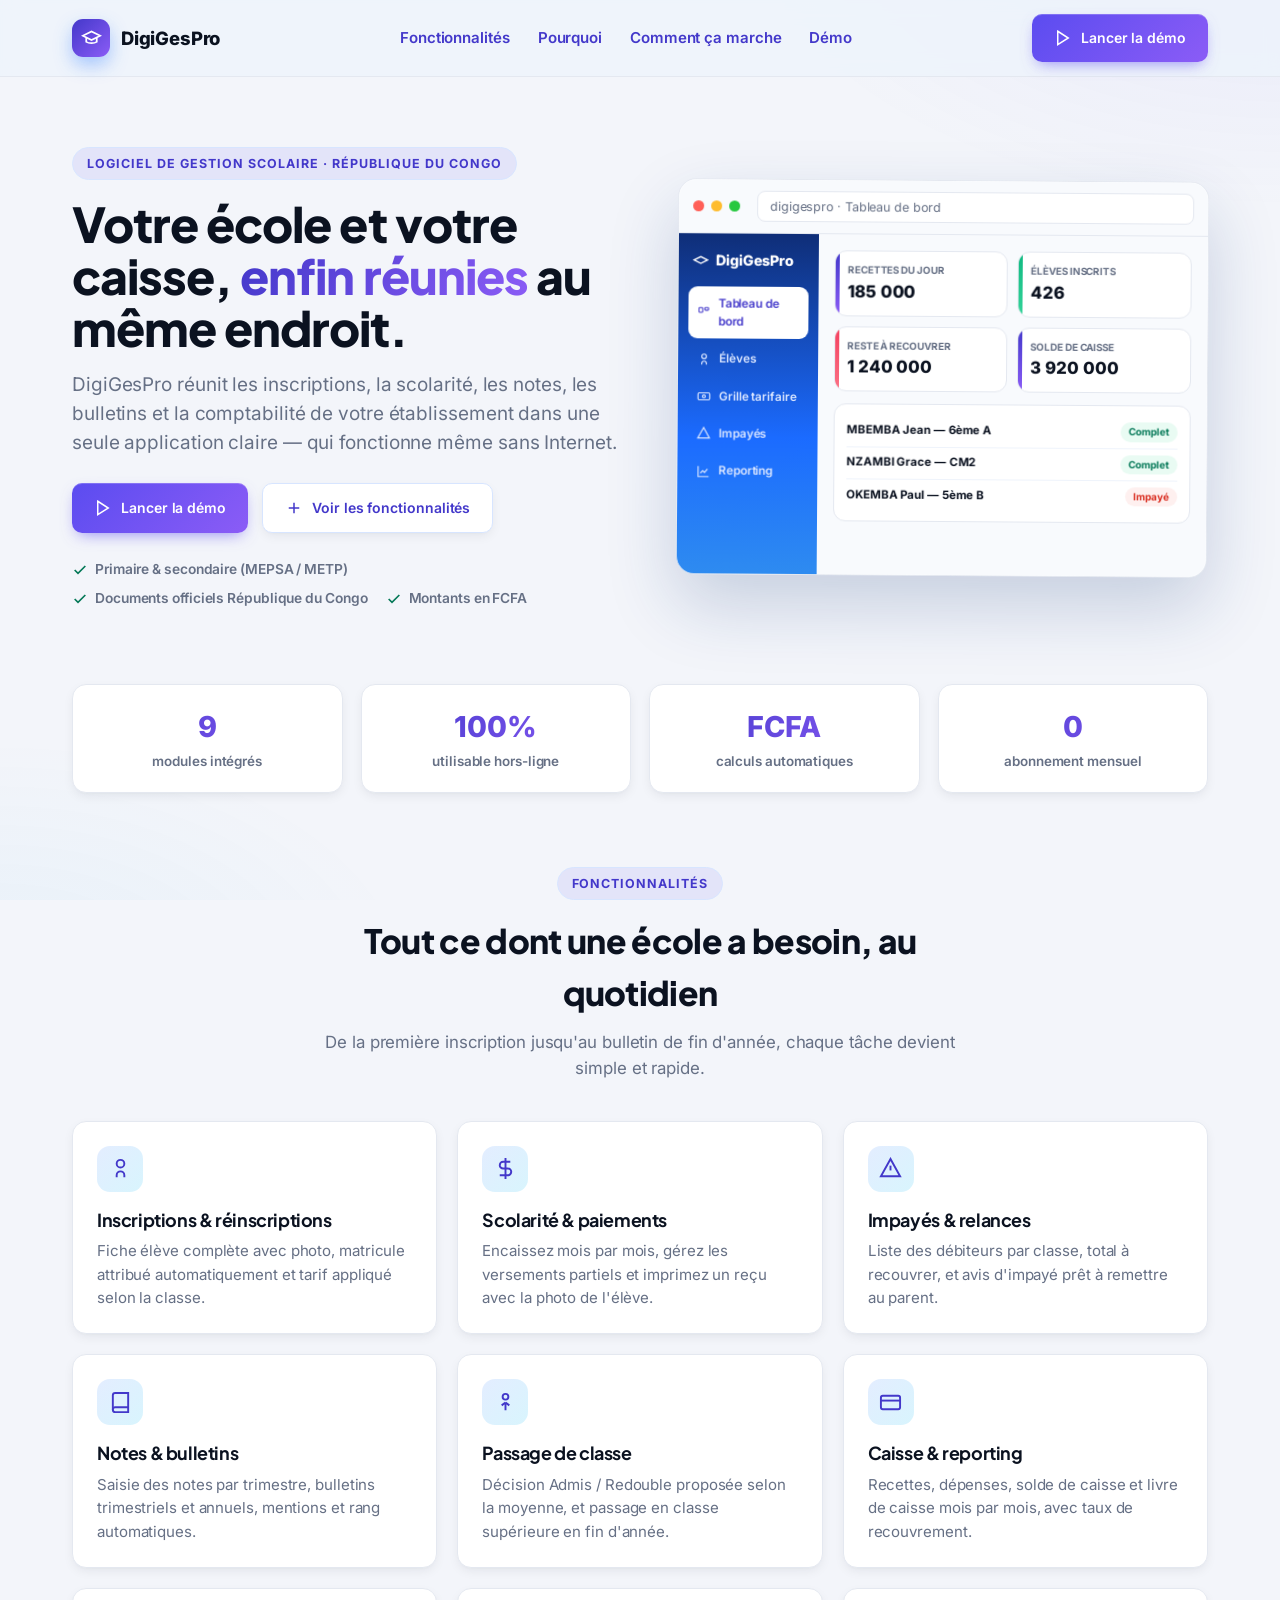
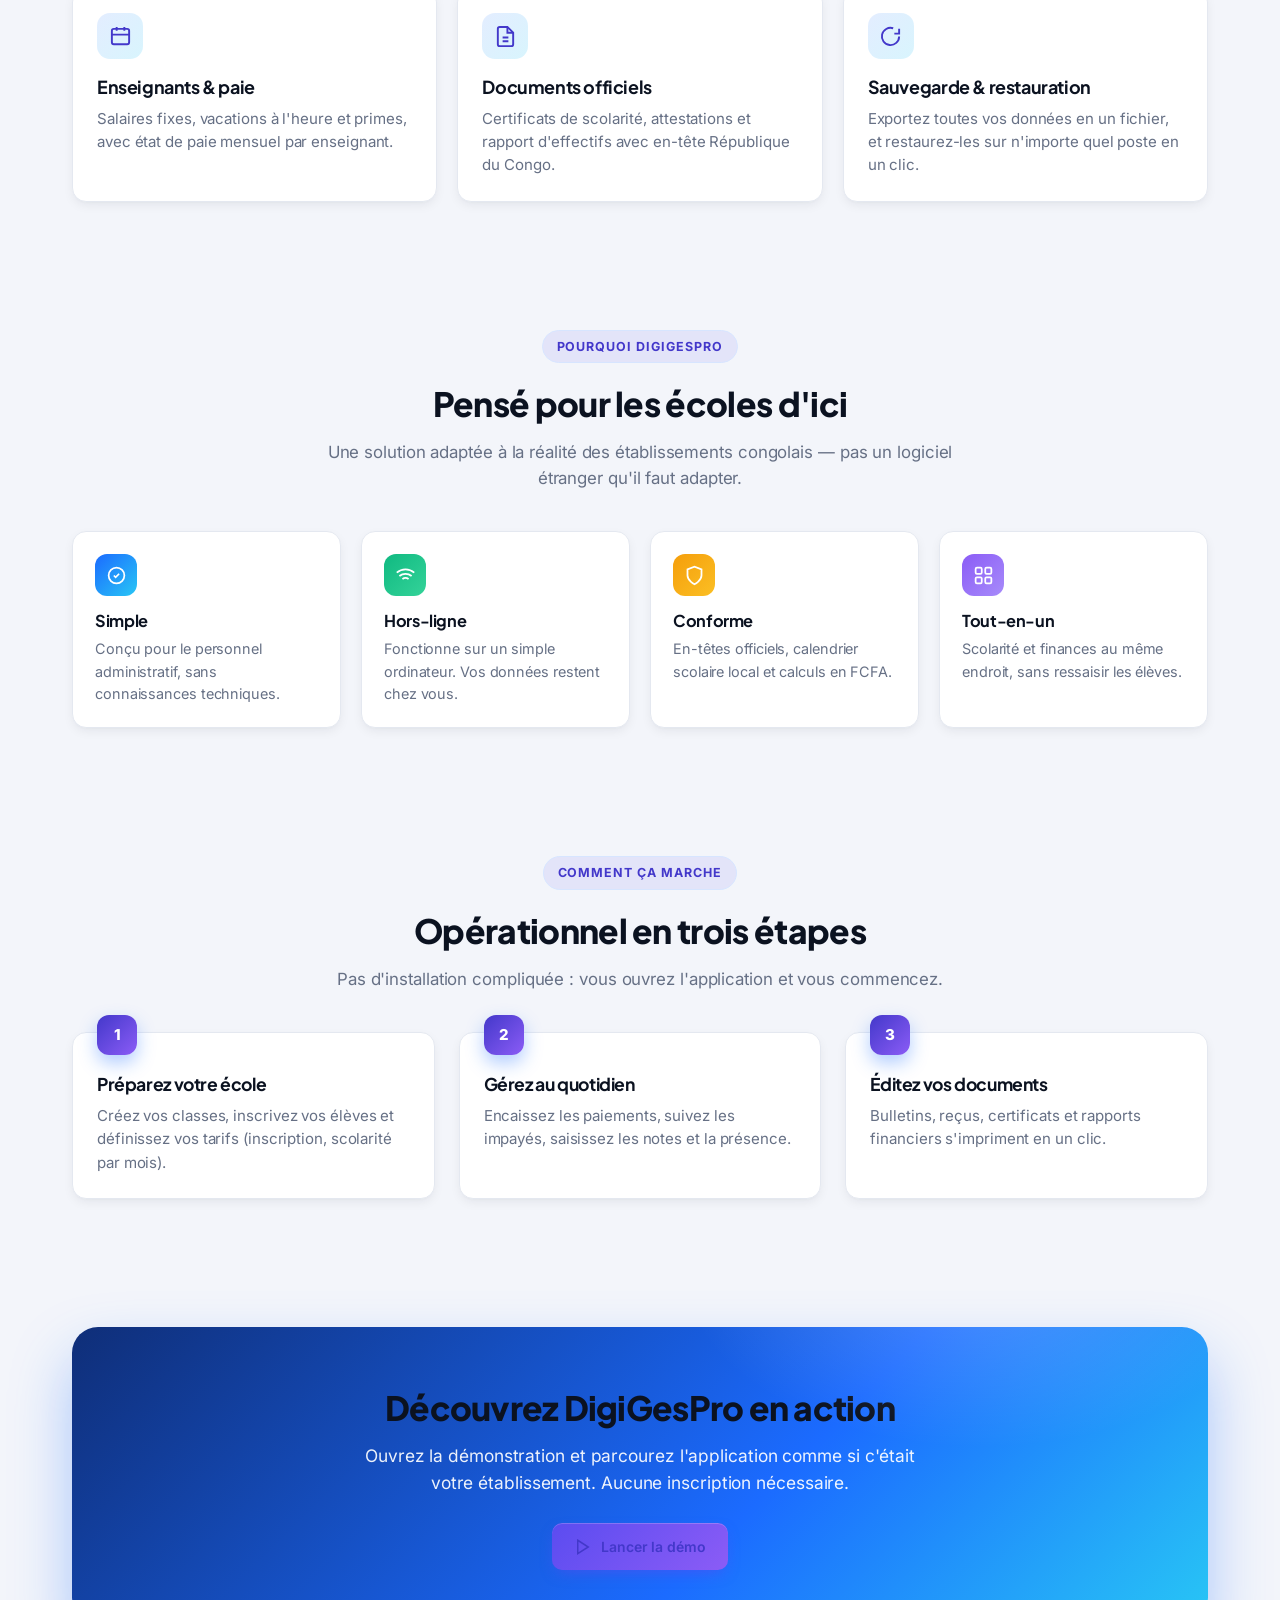
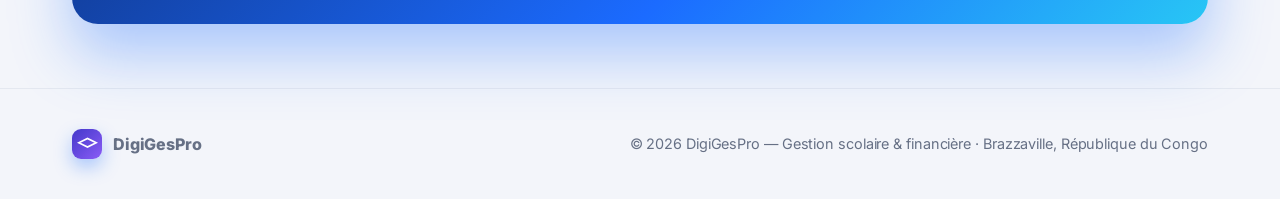
<file: demo.html>
<!DOCTYPE html>
<html lang="fr">
<head>
<meta charset="UTF-8">
<meta name="viewport" content="width=device-width, initial-scale=1">
<title>DigiGesPro — Gestion scolaire & financière pour les écoles du Congo</title>
<style>
:root{
  --bg:#EEF4FC; --ink:#0E1E3A; --muted:#5B6B85;
  --brand:#1B6BFF; --brand-2:#28C6F5; --brand-700:#1450C8;
  --surface:#FFFFFF; --line:#E4ECF7;
  --ok:#10B981; --warn:#F59E0B; --danger:#F43F5E;
  --radius:18px; --shadow:0 14px 40px rgba(20,55,120,.12),0 3px 8px rgba(20,55,120,.06);
}
*{box-sizing:border-box;}
html{scroll-behavior:smooth;}
body{
  margin:0; color:var(--ink); line-height:1.6;
  font-family:"Inter","Segoe UI",system-ui,-apple-system,"Helvetica Neue",sans-serif;
  background:
    radial-gradient(1100px 600px at 90% -12%,rgba(40,198,245,.18),transparent 60%),
    radial-gradient(900px 600px at -8% -5%,rgba(27,107,255,.14),transparent 55%),
    var(--bg);
}
a{color:inherit;text-decoration:none;}
.wrap{max-width:1180px;margin:0 auto;padding:0 22px;}
.btn{display:inline-flex;align-items:center;gap:9px;font-weight:700;font-size:.96rem;border:0;border-radius:13px;padding:13px 22px;cursor:pointer;transition:transform .14s,box-shadow .16s,background .15s;font-family:inherit;}
.btn svg{width:18px;height:18px;}
.btn-primary{color:#fff;background:linear-gradient(135deg,var(--brand),var(--brand-2));box-shadow:0 10px 22px rgba(27,107,255,.34);}
.btn-primary:hover{transform:translateY(-2px);box-shadow:0 16px 30px rgba(27,107,255,.44);}
.btn-ghost{background:var(--surface,#fff);color:var(--brand-700);border:1px solid #D7E5FF;box-shadow:var(--shadow);}
.btn-ghost:hover{background:var(--surface-2,#F4F8FF);transform:translateY(-1px);}
.eyebrow{display:inline-flex;align-items:center;gap:8px;font-size:.78rem;font-weight:700;letter-spacing:.08em;text-transform:uppercase;color:var(--brand-700);background:var(--brand-bg,#E8F1FF);border:1px solid #D7E5FF;padding:6px 14px;border-radius:999px;}

/* ===== Nav ===== */
nav{position:sticky;top:0;z-index:50;backdrop-filter:blur(10px);background:rgba(238,244,252,.78);border-bottom:1px solid var(--line);}
.nav-in{display:flex;align-items:center;justify-content:space-between;padding:14px 22px;max-width:1180px;margin:0 auto;}
.logo{display:flex;align-items:center;gap:11px;font-weight:800;font-size:1.15rem;letter-spacing:-.01em;}
.logo .mark{width:38px;height:38px;border-radius:11px;display:grid;place-items:center;background:linear-gradient(135deg,var(--brand),var(--brand-2));box-shadow:0 8px 18px rgba(27,107,255,.34);}
.logo .mark svg{width:21px;height:21px;}
.nav-links{display:flex;align-items:center;gap:28px;font-weight:600;color:var(--muted);font-size:.94rem;}
.nav-links a:hover{color:var(--brand-700);}
@media(max-width:860px){.nav-links{display:none;}}

/* ===== Hero ===== */
.hero{display:grid;grid-template-columns:1.05fr 1fr;gap:48px;align-items:center;padding:70px 0 40px;}
.hero h1{font-size:3rem;line-height:1.08;font-weight:800;letter-spacing:-.02em;margin:18px 0 16px;}
.hero h1 .grad{background:linear-gradient(120deg,var(--brand),var(--brand-2));-webkit-background-clip:text;background-clip:text;color:transparent;}
.hero p.lead{font-size:1.18rem;color:var(--muted,#33425E);max-width:560px;margin:0 0 26px;}
.hero .cta{display:flex;gap:14px;flex-wrap:wrap;}
.trust{display:flex;flex-wrap:wrap;gap:8px 18px;margin-top:26px;font-size:.86rem;color:var(--muted);font-weight:600;}
.trust span{display:inline-flex;align-items:center;gap:7px;}
.trust svg{width:16px;height:16px;color:var(--ok);}
@media(max-width:860px){.hero{grid-template-columns:1fr;padding:46px 0 20px;}.hero h1{font-size:2.3rem;}}

/* ===== Browser mock ===== */
.frame{background:var(--surface,#fff);border:1px solid var(--line);border-radius:18px;box-shadow:0 30px 70px rgba(20,55,120,.20);overflow:hidden;transform:rotate(.4deg);}
.frame .bar{display:flex;align-items:center;gap:7px;padding:11px 14px;background:var(--surface-2,#F4F8FF);border-bottom:1px solid var(--line);}
.frame .bar i{width:11px;height:11px;border-radius:50%;display:inline-block;}
.frame .url{margin-left:10px;flex:1;background:var(--surface,#fff);border:1px solid var(--line);border-radius:8px;padding:5px 12px;font-size:.78rem;color:var(--muted);}
.mock{display:flex;gap:0;min-height:340px;}
.mock .side{width:140px;background:linear-gradient(180deg,#0F2E78,#1B6BFF 60%,#2E8BF0);padding:14px 10px;color:#fff;}
.mock .side .b{font-weight:800;font-size:.9rem;margin:2px 4px 14px;display:flex;align-items:center;gap:7px;}
.mock .side .b svg{width:16px;height:16px;}
.mock .side .it{display:flex;align-items:center;gap:8px;font-size:.74rem;font-weight:600;color:#DCE7FF;padding:8px 9px;border-radius:9px;margin-bottom:3px;}
.mock .side .it.on{background:var(--surface,#fff);color:var(--brand-700);}
.mock .side .it svg{width:14px;height:14px;}
.mock .body{flex:1;padding:16px;background:var(--surface-2,#F7FAFF);}
.mock .cards{display:grid;grid-template-columns:1fr 1fr;gap:10px;margin-bottom:12px;}
.mock .c{background:var(--surface,#fff);border:1px solid var(--line);border-radius:12px;padding:11px 12px;position:relative;overflow:hidden;}
.mock .c::before{content:"";position:absolute;left:0;top:0;bottom:0;width:4px;background:linear-gradient(var(--brand),var(--brand-2));}
.mock .c.g::before{background:linear-gradient(#10B981,#34D399);} .mock .c.r::before{background:linear-gradient(#F43F5E,#FB7185);}
.mock .c .l{font-size:.62rem;color:var(--muted);font-weight:700;}
.mock .c .v{font-size:1.05rem;font-weight:800;}
.mock .row{background:var(--surface,#fff);border:1px solid var(--line);border-radius:12px;padding:10px 12px;}
.mock .tr{display:flex;justify-content:space-between;align-items:center;font-size:.72rem;padding:6px 0;border-bottom:1px solid #EEF3FB;}
.mock .tr:last-child{border:0;}
.mock .pill{font-size:.62rem;font-weight:700;padding:2px 8px;border-radius:999px;}
.pill.ok{background:var(--ok-bg,#E7F8F0);color:var(--ok,#0E9C6B);} .pill.no{background:var(--danger-bg,#FDE8EC);color:var(--danger,#D6325A);}

/* ===== Bandeau stats ===== */
.band{display:grid;grid-template-columns:repeat(4,1fr);gap:18px;margin:34px 0 10px;}
.band .s{background:var(--surface,#fff);border:1px solid var(--line);border-radius:var(--radius);padding:20px;text-align:center;box-shadow:var(--shadow);}
.band .s .n{font-size:1.8rem;font-weight:800;background:linear-gradient(120deg,var(--brand),var(--brand-2));-webkit-background-clip:text;background-clip:text;color:transparent;}
.band .s .t{font-size:.84rem;color:var(--muted);font-weight:600;margin-top:2px;}
@media(max-width:760px){.band{grid-template-columns:1fr 1fr;}}

/* ===== Sections ===== */
section{padding:64px 0;}
.sec-head{text-align:center;max-width:680px;margin:0 auto 40px;}
.sec-head h2{font-size:2.1rem;font-weight:800;letter-spacing:-.02em;margin:14px 0 10px;}
.sec-head p{color:var(--muted);font-size:1.05rem;margin:0;}

.features{display:grid;grid-template-columns:repeat(3,1fr);gap:20px;}
.feat{background:var(--surface,#fff);border:1px solid var(--line);border-radius:var(--radius);padding:24px;box-shadow:var(--shadow);transition:transform .16s,box-shadow .16s;}
.feat:hover{transform:translateY(-4px);box-shadow:0 22px 50px rgba(20,55,120,.16);}
.feat .ic{width:46px;height:46px;border-radius:13px;display:grid;place-items:center;margin-bottom:14px;background:linear-gradient(135deg,rgba(27,107,255,.12),rgba(40,198,245,.18));color:var(--brand);}
.feat .ic svg{width:23px;height:23px;}
.feat h3{font-size:1.12rem;font-weight:700;margin:0 0 6px;}
.feat p{margin:0;color:var(--muted);font-size:.94rem;}
@media(max-width:860px){.features{grid-template-columns:1fr;}}

.why{display:grid;grid-template-columns:repeat(4,1fr);gap:20px;}
.why .w{padding:22px;border-radius:var(--radius);background:var(--surface,#fff);border:1px solid var(--line);box-shadow:var(--shadow);}
.why .w .ic{width:42px;height:42px;border-radius:12px;display:grid;place-items:center;margin-bottom:12px;color:#fff;}
.why .w .ic svg{width:21px;height:21px;}
.why .w h3{font-size:1.02rem;margin:0 0 5px;font-weight:700;}
.why .w p{margin:0;color:var(--muted);font-size:.9rem;}
@media(max-width:860px){.why{grid-template-columns:1fr 1fr;}}
@media(max-width:520px){.why{grid-template-columns:1fr;}}

.steps{display:grid;grid-template-columns:repeat(3,1fr);gap:24px;counter-reset:s;}
.step{position:relative;background:var(--surface,#fff);border:1px solid var(--line);border-radius:var(--radius);padding:28px 24px 24px;box-shadow:var(--shadow);}
.step .num{position:absolute;top:-18px;left:24px;width:40px;height:40px;border-radius:12px;display:grid;place-items:center;font-weight:800;color:#fff;background:linear-gradient(135deg,var(--brand),var(--brand-2));box-shadow:0 8px 18px rgba(27,107,255,.34);}
.step h3{margin:10px 0 6px;font-size:1.1rem;font-weight:700;}
.step p{margin:0;color:var(--muted);font-size:.94rem;}
@media(max-width:860px){.steps{grid-template-columns:1fr;}}

/* ===== CTA ===== */
.cta-box{background:linear-gradient(135deg,#0F2E78,#1B6BFF 60%,#28C6F5);border-radius:26px;padding:54px 40px;text-align:center;color:#fff;box-shadow:0 30px 60px rgba(27,107,255,.34);position:relative;overflow:hidden;}
.cta-box::after{content:"";position:absolute;inset:0;background:radial-gradient(500px 300px at 80% -20%,rgba(255,255,255,.22),transparent 60%);}
.cta-box h2{font-size:2.1rem;font-weight:800;margin:0 0 10px;position:relative;}
.cta-box p{margin:0 auto 26px;max-width:560px;opacity:.92;font-size:1.08rem;position:relative;}
.cta-box .btn-primary{background:var(--surface,#fff);color:var(--brand-700);position:relative;}
.cta-box .btn-primary:hover{background:var(--surface-2,#F4F8FF);}

footer{padding:40px 0;border-top:1px solid var(--line);color:var(--muted);font-size:.9rem;}
.foot-in{display:flex;justify-content:space-between;align-items:center;flex-wrap:wrap;gap:14px;}

.reveal{opacity:0;transform:translateY(18px);transition:opacity .6s ease,transform .6s ease;}
.reveal.in{opacity:1;transform:none;}
@media(prefers-reduced-motion:reduce){.reveal{opacity:1;transform:none;transition:none;}.frame{transform:none;}}
</style>
    <link href="css/theme.css" rel="stylesheet">
    <script src="js/theme.js"></script>
</head>
<body>

<nav>
  <div class="nav-in">
    <div class="logo">
      <span class="mark"><svg viewBox="0 0 24 24" fill="none" stroke="#fff" stroke-width="2"><path d="M22 10 12 5 2 10l10 5 10-5Z"/><path d="M6 12v5c3 2 9 2 12 0v-5"/></svg></span>
      DigiGesPro
    </div>
    <div class="nav-links">
      <a href="#fonctionnalites">Fonctionnalités</a>
      <a href="#pourquoi">Pourquoi</a>
      <a href="#etapes">Comment ça marche</a>
      <a href="#demo">Démo</a>
    </div>
    <a class="btn btn-primary" href="portail.html"><svg viewBox="0 0 24 24" fill="none" stroke="currentColor" stroke-width="2"><path d="M5 3l14 9-14 9V3Z"/></svg>Lancer la démo</a>
  </div>
</nav>

<div class="wrap">

  <!-- HERO -->
  <header class="hero">
    <div class="reveal in">
      <span class="eyebrow">Logiciel de gestion scolaire · République du Congo</span>
      <h1>Votre école et votre caisse, <span class="grad">enfin réunies</span> au même endroit.</h1>
      <p class="lead">DigiGesPro réunit les inscriptions, la scolarité, les notes, les bulletins et la comptabilité de votre établissement dans une seule application claire — qui fonctionne même sans Internet.</p>
      <div class="cta">
        <a class="btn btn-primary" href="portail.html"><svg viewBox="0 0 24 24" fill="none" stroke="currentColor" stroke-width="2"><path d="M5 3l14 9-14 9V3Z"/></svg>Lancer la démo</a>
        <a class="btn btn-ghost" href="#fonctionnalites"><svg viewBox="0 0 24 24" fill="none" stroke="currentColor" stroke-width="2"><path d="M12 5v14M5 12h14"/></svg>Voir les fonctionnalités</a>
      </div>
      <div class="trust">
        <span><svg viewBox="0 0 24 24" fill="none" stroke="currentColor" stroke-width="2.5"><path d="M20 6 9 17l-5-5"/></svg>Primaire & secondaire (MEPSA / METP)</span>
        <span><svg viewBox="0 0 24 24" fill="none" stroke="currentColor" stroke-width="2.5"><path d="M20 6 9 17l-5-5"/></svg>Documents officiels République du Congo</span>
        <span><svg viewBox="0 0 24 24" fill="none" stroke="currentColor" stroke-width="2.5"><path d="M20 6 9 17l-5-5"/></svg>Montants en FCFA</span>
      </div>
    </div>
    <div class="reveal in">
      <div class="frame">
        <div class="bar"><i style="background:#FF5F57"></i><i style="background:#FEBC2E"></i><i style="background:#28C840"></i><span class="url">digigespro · Tableau de bord</span></div>
        <div class="mock">
          <div class="side">
            <div class="b"><svg viewBox="0 0 24 24" fill="none" stroke="#fff" stroke-width="2"><path d="M22 10 12 5 2 10l10 5 10-5Z"/></svg>DigiGesPro</div>
            <div class="it on"><svg viewBox="0 0 24 24" fill="none" stroke="currentColor" stroke-width="2"><rect x="3" y="3" width="7" height="9" rx="1.5"/><rect x="14" y="3" width="7" height="5" rx="1.5"/></svg>Tableau de bord</div>
            <div class="it"><svg viewBox="0 0 24 24" fill="none" stroke="currentColor" stroke-width="2"><circle cx="12" cy="7" r="4"/><path d="M16 21v-2a4 4 0 0 0-8 0v2"/></svg>Élèves</div>
            <div class="it"><svg viewBox="0 0 24 24" fill="none" stroke="currentColor" stroke-width="2"><rect x="2" y="6" width="20" height="12" rx="2"/><circle cx="12" cy="12" r="2.5"/></svg>Grille tarifaire</div>
            <div class="it"><svg viewBox="0 0 24 24" fill="none" stroke="currentColor" stroke-width="2"><path d="M12 2 2 20h20L12 2Z"/></svg>Impayés</div>
            <div class="it"><svg viewBox="0 0 24 24" fill="none" stroke="currentColor" stroke-width="2"><path d="M3 3v18h18"/><path d="M7 15l4-4 3 3 5-6"/></svg>Reporting</div>
          </div>
          <div class="body">
            <div class="cards">
              <div class="c"><div class="l">RECETTES DU JOUR</div><div class="v">185 000</div></div>
              <div class="c g"><div class="l">ÉLÈVES INSCRITS</div><div class="v">426</div></div>
              <div class="c r"><div class="l">RESTE À RECOUVRER</div><div class="v">1 240 000</div></div>
              <div class="c"><div class="l">SOLDE DE CAISSE</div><div class="v">3 920 000</div></div>
            </div>
            <div class="row">
              <div class="tr"><b>MBEMBA Jean — 6ème A</b><span class="pill ok">Complet</span></div>
              <div class="tr"><b>NZAMBI Grace — CM2</b><span class="pill ok">Complet</span></div>
              <div class="tr"><b>OKEMBA Paul — 5ème B</b><span class="pill no">Impayé</span></div>
            </div>
          </div>
        </div>
      </div>
    </div>
  </header>

  <!-- STATS -->
  <div class="band reveal">
    <div class="s"><div class="n">9</div><div class="t">modules intégrés</div></div>
    <div class="s"><div class="n">100%</div><div class="t">utilisable hors-ligne</div></div>
    <div class="s"><div class="n">FCFA</div><div class="t">calculs automatiques</div></div>
    <div class="s"><div class="n">0</div><div class="t">abonnement mensuel</div></div>
  </div>

  <!-- FEATURES -->
  <section id="fonctionnalites">
    <div class="sec-head reveal">
      <span class="eyebrow">Fonctionnalités</span>
      <h2>Tout ce dont une école a besoin, au quotidien</h2>
      <p>De la première inscription jusqu'au bulletin de fin d'année, chaque tâche devient simple et rapide.</p>
    </div>
    <div class="features">
      <div class="feat reveal"><div class="ic"><svg viewBox="0 0 24 24" fill="none" stroke="currentColor" stroke-width="2"><path d="M16 21v-2a4 4 0 0 0-8 0v2"/><circle cx="12" cy="7" r="4"/></svg></div><h3>Inscriptions & réinscriptions</h3><p>Fiche élève complète avec photo, matricule attribué automatiquement et tarif appliqué selon la classe.</p></div>
      <div class="feat reveal"><div class="ic"><svg viewBox="0 0 24 24" fill="none" stroke="currentColor" stroke-width="2"><path d="M12 1v22M17 5H9.5a3.5 3.5 0 0 0 0 7h5a3.5 3.5 0 0 1 0 7H6"/></svg></div><h3>Scolarité & paiements</h3><p>Encaissez mois par mois, gérez les versements partiels et imprimez un reçu avec la photo de l'élève.</p></div>
      <div class="feat reveal"><div class="ic"><svg viewBox="0 0 24 24" fill="none" stroke="currentColor" stroke-width="2"><path d="M12 2 2 20h20L12 2Z"/><path d="M12 9v5"/></svg></div><h3>Impayés & relances</h3><p>Liste des débiteurs par classe, total à recouvrer, et avis d'impayé prêt à remettre au parent.</p></div>
      <div class="feat reveal"><div class="ic"><svg viewBox="0 0 24 24" fill="none" stroke="currentColor" stroke-width="2"><path d="M4 19.5A2.5 2.5 0 0 1 6.5 17H20"/><path d="M6.5 2H20v20H6.5A2.5 2.5 0 0 1 4 19.5v-15A2.5 2.5 0 0 1 6.5 2Z"/></svg></div><h3>Notes & bulletins</h3><p>Saisie des notes par trimestre, bulletins trimestriels et annuels, mentions et rang automatiques.</p></div>
      <div class="feat reveal"><div class="ic"><svg viewBox="0 0 24 24" fill="none" stroke="currentColor" stroke-width="2"><path d="M12 20v-8m0 0 4 3m-4-3-4 3"/><circle cx="12" cy="6" r="3"/></svg></div><h3>Passage de classe</h3><p>Décision Admis / Redouble proposée selon la moyenne, et passage en classe supérieure en fin d'année.</p></div>
      <div class="feat reveal"><div class="ic"><svg viewBox="0 0 24 24" fill="none" stroke="currentColor" stroke-width="2"><rect x="2" y="5" width="20" height="14" rx="2"/><path d="M2 10h20"/></svg></div><h3>Caisse & reporting</h3><p>Recettes, dépenses, solde de caisse et livre de caisse mois par mois, avec taux de recouvrement.</p></div>
      <div class="feat reveal"><div class="ic"><svg viewBox="0 0 24 24" fill="none" stroke="currentColor" stroke-width="2"><rect x="3" y="4" width="18" height="16" rx="2"/><path d="M8 2v4M16 2v4M3 10h18"/></svg></div><h3>Enseignants & paie</h3><p>Salaires fixes, vacations à l'heure et primes, avec état de paie mensuel par enseignant.</p></div>
      <div class="feat reveal"><div class="ic"><svg viewBox="0 0 24 24" fill="none" stroke="currentColor" stroke-width="2"><path d="M14 2H6a2 2 0 0 0-2 2v16a2 2 0 0 0 2 2h12a2 2 0 0 0 2-2V8z"/><path d="M14 2v6h6M9 13h6M9 17h6"/></svg></div><h3>Documents officiels</h3><p>Certificats de scolarité, attestations et rapport d'effectifs avec en-tête République du Congo.</p></div>
      <div class="feat reveal"><div class="ic"><svg viewBox="0 0 24 24" fill="none" stroke="currentColor" stroke-width="2"><path d="M21 12a9 9 0 1 1-6.2-8.6"/><path d="M21 4v5h-5"/></svg></div><h3>Sauvegarde & restauration</h3><p>Exportez toutes vos données en un fichier, et restaurez-les sur n'importe quel poste en un clic.</p></div>
    </div>
  </section>

  <!-- WHY -->
  <section id="pourquoi">
    <div class="sec-head reveal">
      <span class="eyebrow">Pourquoi DigiGesPro</span>
      <h2>Pensé pour les écoles d'ici</h2>
      <p>Une solution adaptée à la réalité des établissements congolais — pas un logiciel étranger qu'il faut adapter.</p>
    </div>
    <div class="why">
      <div class="w reveal"><div class="ic" style="background:linear-gradient(135deg,#1B6BFF,#28C6F5)"><svg viewBox="0 0 24 24" fill="none" stroke="currentColor" stroke-width="2"><circle cx="12" cy="12" r="9"/><path d="M9 12l2 2 4-4"/></svg></div><h3>Simple</h3><p>Conçu pour le personnel administratif, sans connaissances techniques.</p></div>
      <div class="w reveal"><div class="ic" style="background:linear-gradient(135deg,#10B981,#34D399)"><svg viewBox="0 0 24 24" fill="none" stroke="currentColor" stroke-width="2"><path d="M5 12.55a11 11 0 0 1 14 0"/><path d="M8.5 16a6 6 0 0 1 7 0"/><path d="M2 8.82a15 15 0 0 1 20 0"/><line x1="12" y1="20" x2="12" y2="20"/></svg></div><h3>Hors-ligne</h3><p>Fonctionne sur un simple ordinateur. Vos données restent chez vous.</p></div>
      <div class="w reveal"><div class="ic" style="background:linear-gradient(135deg,#F59E0B,#FBBF24)"><svg viewBox="0 0 24 24" fill="none" stroke="currentColor" stroke-width="2"><path d="M12 22s8-4 8-10V5l-8-3-8 3v7c0 6 8 10 8 10Z"/></svg></div><h3>Conforme</h3><p>En-têtes officiels, calendrier scolaire local et calculs en FCFA.</p></div>
      <div class="w reveal"><div class="ic" style="background:linear-gradient(135deg,#8B5CF6,#A78BFA)"><svg viewBox="0 0 24 24" fill="none" stroke="currentColor" stroke-width="2"><rect x="3" y="3" width="7" height="7" rx="1.5"/><rect x="14" y="3" width="7" height="7" rx="1.5"/><rect x="14" y="14" width="7" height="7" rx="1.5"/><rect x="3" y="14" width="7" height="7" rx="1.5"/></svg></div><h3>Tout-en-un</h3><p>Scolarité et finances au même endroit, sans ressaisir les élèves.</p></div>
    </div>
  </section>

  <!-- STEPS -->
  <section id="etapes">
    <div class="sec-head reveal">
      <span class="eyebrow">Comment ça marche</span>
      <h2>Opérationnel en trois étapes</h2>
      <p>Pas d'installation compliquée : vous ouvrez l'application et vous commencez.</p>
    </div>
    <div class="steps">
      <div class="step reveal"><div class="num">1</div><h3>Préparez votre école</h3><p>Créez vos classes, inscrivez vos élèves et définissez vos tarifs (inscription, scolarité par mois).</p></div>
      <div class="step reveal"><div class="num">2</div><h3>Gérez au quotidien</h3><p>Encaissez les paiements, suivez les impayés, saisissez les notes et la présence.</p></div>
      <div class="step reveal"><div class="num">3</div><h3>Éditez vos documents</h3><p>Bulletins, reçus, certificats et rapports financiers s'impriment en un clic.</p></div>
    </div>
  </section>

  <!-- CTA -->
  <section id="demo">
    <div class="cta-box reveal">
      <h2>Découvrez DigiGesPro en action</h2>
      <p>Ouvrez la démonstration et parcourez l'application comme si c'était votre établissement. Aucune inscription nécessaire.</p>
      <a class="btn btn-primary" href="portail.html"><svg viewBox="0 0 24 24" fill="none" stroke="currentColor" stroke-width="2"><path d="M5 3l14 9-14 9V3Z"/></svg>Lancer la démo</a>
    </div>
  </section>

</div>

<footer>
  <div class="wrap foot-in">
    <div class="logo" style="font-size:1rem;"><span class="mark" style="width:30px;height:30px;border-radius:9px;"><svg viewBox="0 0 24 24" fill="none" stroke="#fff" stroke-width="2"><path d="M22 10 12 5 2 10l10 5 10-5Z"/></svg></span>DigiGesPro</div>
    <div>© 2026 DigiGesPro — Gestion scolaire & financière · Brazzaville, République du Congo</div>
  </div>
</footer>

<script>
(function(){
  var els=document.querySelectorAll('.reveal');
  if(!('IntersectionObserver' in window)){els.forEach(function(e){e.classList.add('in');});return;}
  var io=new IntersectionObserver(function(en){en.forEach(function(x){if(x.isIntersecting){x.target.classList.add('in');io.unobserve(x.target);}});},{threshold:.12});
  els.forEach(function(e){if(!e.classList.contains('in'))io.observe(e);});
})();
</script>
</body>
</html>
</file>
<file: css/theme.css>
/* =====================================================================
   GESTION SCOLAIRE — Design system « Nuit & Lumière » (v2)
   Chargé en dernier sur toutes les pages. Il définit les couleurs
   (variables), la typographie et l'apparence de tous les composants.
   • Couleur d'établissement : html[data-accent="indigo|emerald|ocean|bordeaux|amber"]
   • Thème : html[data-bs-theme="light|dark"]
   ===================================================================== */

/* ---------- Polices (hébergées dans le projet : fonctionne hors ligne) ---------- */
@font-face{ font-family:"Inter"; font-style:normal; font-display:swap; font-weight:100 900;
    src:url("../vendor/inter/inter-latin-wght-normal.woff2") format("woff2");
    unicode-range:U+0000-00FF,U+0131,U+0152-0153,U+02BB-02BC,U+02C6,U+02DA,U+02DC,U+0304,U+0308,U+0329,U+2000-206F,U+20AC,U+2122,U+2191,U+2193,U+2212,U+2215,U+FEFF,U+FFFD; }
@font-face{ font-family:"Inter"; font-style:normal; font-display:swap; font-weight:100 900;
    src:url("../vendor/inter/inter-latin-ext-wght-normal.woff2") format("woff2");
    unicode-range:U+0100-02BA,U+02BD-02C5,U+02C7-02CC,U+02CE-02D7,U+02DD-02FF,U+1E00-1E9F,U+1EF2-1EFF,U+20A0-20AB,U+20AD-20C0,U+2C60-2C7F,U+A720-A7FF; }
@font-face{ font-family:"Jakarta"; font-style:normal; font-display:swap; font-weight:200 800;
    src:url("../vendor/jakarta/plus-jakarta-sans-latin-wght-normal.woff2") format("woff2");
    unicode-range:U+0000-00FF,U+0131,U+0152-0153,U+02BB-02BC,U+02C6,U+02DA,U+02DC,U+0304,U+0308,U+0329,U+2000-206F,U+20AC,U+2122,U+2191,U+2193,U+2212,U+2215,U+FEFF,U+FFFD; }
@font-face{ font-family:"Jakarta"; font-style:normal; font-display:swap; font-weight:200 800;
    src:url("../vendor/jakarta/plus-jakarta-sans-latin-ext-wght-normal.woff2") format("woff2");
    unicode-range:U+0100-02BA,U+02BD-02C5,U+02C7-02CC,U+02CE-02D7,U+02DD-02FF,U+1E00-1E9F,U+1EF2-1EFF,U+20A0-20AB,U+20AD-20C0,U+2C60-2C7F,U+A720-A7FF; }

/* =====================================================================
   1. JETONS
   ===================================================================== */
:root{
    /* Couleur d'établissement (indigo par défaut) */
    --accent:#5B4CF0; --accent-2:#8B5CF6; --accent-hover:#4B3CE0; --accent-ink:#4338CA;
    --accent-rgb:91,76,240;
    --accent-soft:rgba(var(--accent-rgb),.10); --accent-line:rgba(var(--accent-rgb),.28);
    --accent-grad:linear-gradient(135deg,var(--accent) 0%,var(--accent-2) 100%);

    /* Surfaces */
    --bg:#F3F5FA; --surface:#FFFFFF; --surface-2:#F8FAFD; --surface-3:#EEF1F7;
    --line:#E4E8F0; --line-strong:#CDD5E1;
    --ink:#0B1220; --ink-2:#2B364A; --muted:#667085; --muted-2:#98A2B3;

    /* Barre latérale « nuit » (sombre dans les deux thèmes) */
    --nav-bg:#0A0F1F; --nav-bg-2:#11172C; --nav-ink:#C7CFE2; --nav-ink-strong:#FFFFFF; --nav-muted:#69728E;
    --nav-line:rgba(255,255,255,.07); --nav-hover:rgba(255,255,255,.06);

    /* Statuts */
    --ok:#047857; --ok-strong:#065F46; --ok-bg:#E9FBF3; --ok-dot:#10B981;
    --warn:#B45309; --warn-strong:#92400E; --warn-bg:#FFF6E6; --warn-dot:#F59E0B;
    --danger:#D92D20; --danger-strong:#912018; --danger-bg:#FEF0EF; --danger-dot:#F04438;
    --info:#0369A1; --info-bg:#EAF6FD; --violet:#6D28D9; --violet-bg:#F3EEFF; --pink:#C11574;

    /* Couleurs de catégorie (icônes, modules, graphiques) */
    --c1:#5B4CF0; --c1-bg:#EFEDFF;  --c2:#0EA5E9; --c2-bg:#E6F6FE;  --c3:#10B981; --c3-bg:#E7F9F1;
    --c4:#F59E0B; --c4-bg:#FEF4E2;  --c5:#F43F5E; --c5-bg:#FFECEF;  --c6:#8B5CF6; --c6-bg:#F3EDFF;
    --c7:#14B8A6; --c7-bg:#E3F8F5;  --c8:#F97316; --c8-bg:#FFF0E6;

    /* Formes */
    --radius-xs:6px; --radius-sm:10px; --radius:14px; --radius-lg:20px; --radius-xl:26px;
    --shadow-xs:0 1px 2px rgba(16,24,40,.05);
    --shadow-sm:0 1px 3px rgba(16,24,40,.06),0 1px 2px rgba(16,24,40,.04);
    --shadow:0 4px 12px -2px rgba(16,24,40,.08),0 2px 4px -2px rgba(16,24,40,.04);
    --shadow-lg:0 24px 48px -12px rgba(16,24,40,.22);
    --glow:0 8px 24px -6px rgba(var(--accent-rgb),.55);
    --ring:0 0 0 4px rgba(var(--accent-rgb),.16);

    --font:"Inter","Segoe UI",system-ui,-apple-system,"Helvetica Neue",Arial,sans-serif;
    --font-display:"Jakarta","Inter","Segoe UI",system-ui,sans-serif;
    --nav-w:268px; --nav-w-collapsed:78px;

    /* Compatibilité avec les anciennes variables utilisées dans les pages */
    --brand:var(--accent-ink); --brand-strong:var(--accent-hover); --brand-2:var(--accent-2);
    --brand-700:var(--accent-ink); --brand-dark:var(--accent-hover);
    --brand-bg:var(--accent-soft); --brand-line:var(--accent-line);
    --action:var(--accent); --action-hover:var(--accent-hover);

    --bs-primary:var(--accent); --bs-primary-rgb:var(--accent-rgb);
    --bs-link-color:var(--accent-ink); --bs-link-hover-color:var(--accent-hover);
    --bs-body-font-family:var(--font); --bs-body-color:var(--ink); --bs-body-bg:var(--bg);
    --bs-border-color:var(--line); --bs-secondary-color:var(--muted);
    color-scheme:light;
}
/* Couleurs d'établissement */
html[data-accent="emerald"]{ --accent:#059669; --accent-2:#22C55E; --accent-hover:#047857; --accent-ink:#047857; --accent-rgb:5,150,105; }
html[data-accent="ocean"]{   --accent:#0284C7; --accent-2:#06B6D4; --accent-hover:#0369A1; --accent-ink:#0369A1; --accent-rgb:2,132,199; }
html[data-accent="bordeaux"]{--accent:#BE123C; --accent-2:#F43F5E; --accent-hover:#9F1239; --accent-ink:#9F1239; --accent-rgb:190,18,60; }
html[data-accent="amber"]{   --accent:#D97706; --accent-2:#F59E0B; --accent-hover:#B45309; --accent-ink:#B45309; --accent-rgb:217,119,6; }

/* Thème sombre */
html[data-bs-theme="dark"]{
    --bg:#070B16; --surface:#0E1426; --surface-2:#0B1121; --surface-3:#161E35;
    --line:#1D2642; --line-strong:#2A3558;
    --ink:#EDF0F8; --ink-2:#C5CCDC; --muted:#8C96AE; --muted-2:#5D6782;
    --nav-bg:#060915; --nav-bg-2:#0B1020;
    --accent-ink:color-mix(in srgb,var(--accent) 55%,white);
    --ok:#3DD68C; --ok-strong:#7EE6B2; --ok-bg:rgba(16,185,129,.13);
    --warn:#FBBF24; --warn-strong:#FCD34D; --warn-bg:rgba(245,158,11,.13);
    --danger:#FF6B61; --danger-strong:#FFA39C; --danger-bg:rgba(240,68,56,.14);
    --info:#38BDF8; --info-bg:rgba(14,165,233,.13); --violet:#A78BFA; --violet-bg:rgba(139,92,246,.15); --pink:#F472B6;
    --c1-bg:rgba(91,76,240,.18); --c2-bg:rgba(14,165,233,.16); --c3-bg:rgba(16,185,129,.16); --c4-bg:rgba(245,158,11,.16);
    --c5-bg:rgba(244,63,94,.16); --c6-bg:rgba(139,92,246,.18); --c7-bg:rgba(20,184,166,.16); --c8-bg:rgba(249,115,22,.16);
    --shadow-xs:0 1px 2px rgba(0,0,0,.4); --shadow-sm:0 1px 3px rgba(0,0,0,.45);
    --shadow:0 6px 16px -4px rgba(0,0,0,.5); --shadow-lg:0 28px 56px -12px rgba(0,0,0,.7);
    --bs-body-bg:var(--bg); --bs-body-color:var(--ink); --bs-border-color:var(--line);
    --bs-secondary-bg:var(--surface-3); --bs-tertiary-bg:var(--surface-2);
    color-scheme:dark;
}

/* =====================================================================
   2. BASE
   ===================================================================== */
html{ -webkit-text-size-adjust:100%; scroll-behavior:smooth; }
body{
    font-family:var(--font) !important; color:var(--ink); background:var(--bg) !important;
    font-size:.9375rem; line-height:1.55; -webkit-font-smoothing:antialiased; -moz-osx-font-smoothing:grayscale;
    font-feature-settings:"cv11","ss01","ss03"; letter-spacing:-.006em;
}
body::before{ /* lueur d'ambiance discrète */
    content:""; position:fixed; inset:0; pointer-events:none; z-index:-1;
    background:
        radial-gradient(900px 500px at 100% -10%, rgba(var(--accent-rgb),.07), transparent 60%),
        radial-gradient(700px 420px at 0% 110%, rgba(14,165,233,.05), transparent 60%);
}
h1,h2,h3,h4,h5,h6{ color:var(--ink); font-family:var(--font-display); letter-spacing:-.022em; }
a{ color:var(--accent-ink); }
::selection{ background:rgba(var(--accent-rgb),.2); }
:focus-visible{ outline:2px solid var(--accent); outline-offset:2px; }
td, .kpi-value, .card h2{ font-variant-numeric:tabular-nums; }
.text-secondary, .text-muted{ color:var(--muted) !important; }
.text-brand{ color:var(--accent-ink) !important; }
hr{ border-color:var(--line); opacity:1; }
*{ scrollbar-width:thin; scrollbar-color:var(--line-strong) transparent; }
::-webkit-scrollbar{ width:10px; height:10px; }
::-webkit-scrollbar-thumb{ background:var(--line-strong); border-radius:99px; border:3px solid transparent; background-clip:content-box; }
.container{ max-width:1360px !important; padding-top:18px; padding-bottom:48px; }
.emo-i{ display:inline-block; font-size:.95em; line-height:1; margin-right:.32em; vertical-align:-.08em; }
.btn .emo-i{ margin-right:.38em; }

/* Apparition douce des sections */
@keyframes ui-rise{ from{ opacity:0; transform:translateY(8px); } to{ opacity:1; transform:none; } }
.section:not(.hidden), .admin-section:not(.hidden), #homeView, #teacherApp:not(.hidden){ animation:ui-rise .38s cubic-bezier(.2,.7,.2,1) both; }

/* =====================================================================
   3. COQUILLE D'APPLICATION (barre latérale pleine hauteur)
   ===================================================================== */
body.ui-shell{ padding-left:var(--nav-w); transition:padding-left .25s ease; }
body.ui-shell.ui-collapsed{ padding-left:var(--nav-w-collapsed); }
body.ui-shell > .container{ max-width:1440px !important; padding-left:28px !important; padding-right:28px !important; }
body.ui-shell .layout{ display:block; }
body.ui-shell .content-area{ width:100%; }

.sidebar{
    position:fixed !important; top:0 !important; left:0; bottom:0; z-index:1040;
    width:var(--nav-w) !important; max-height:none !important; margin:0 !important;
    display:flex; flex-direction:column; gap:1px !important;
    background:linear-gradient(180deg,var(--nav-bg-2) 0%,var(--nav-bg) 42%) !important;
    border:0 !important; border-right:1px solid var(--nav-line) !important; border-radius:0 !important;
    padding:0 12px 12px !important; box-shadow:none !important; overflow-y:auto; overflow-x:hidden;
    transition:width .25s ease, transform .25s ease;
    scrollbar-color:rgba(255,255,255,.12) transparent;
}
.sidebar::before{ /* halo de couleur en haut de la barre */
    content:""; position:absolute; top:-120px; left:-60px; width:320px; height:260px; pointer-events:none;
    background:radial-gradient(closest-side, rgba(var(--accent-rgb),.38), transparent); filter:blur(10px); opacity:.7;
}
.sidebar.collapsed{ width:var(--nav-w-collapsed) !important; }

/* Marque en haut de la barre */
.sb-brand{ position:sticky; top:0; z-index:2; display:flex; align-items:center; gap:12px; padding:18px 6px 16px; margin:0 -12px 6px; padding-left:18px; padding-right:12px;
    background:linear-gradient(180deg,var(--nav-bg-2) 70%,transparent); }
.sb-brand .sb-logo{ width:40px; height:40px; border-radius:12px; flex-shrink:0; display:flex; align-items:center; justify-content:center;
    background:var(--accent-grad); color:#fff; font-size:1.15rem; box-shadow:var(--glow), inset 0 1px 0 rgba(255,255,255,.25); }
.sb-brand .sb-txt{ min-width:0; line-height:1.25; }
.sb-brand strong{ display:block; color:var(--nav-ink-strong); font-family:var(--font-display); font-size:.98rem; font-weight:700; letter-spacing:-.015em; white-space:nowrap; overflow:hidden; text-overflow:ellipsis; }
.sb-brand small{ display:block; color:var(--nav-muted); font-size:.74rem; white-space:nowrap; overflow:hidden; text-overflow:ellipsis; }
.sb-brand .sb-close{ display:none; margin-left:auto; }
.sidebar.collapsed .sb-brand{ justify-content:center; padding-left:0; padding-right:0; margin:0 -12px 6px; }
.sidebar.collapsed .sb-brand .sb-txt{ display:none; }

/* Groupes */
.sb-group{ color:var(--nav-muted); font-size:.67rem; font-weight:700; text-transform:uppercase; letter-spacing:.11em; padding:16px 12px 6px; white-space:nowrap; }
.sb-group:first-of-type{ padding-top:6px; }
.sidebar.collapsed .sb-group{ font-size:0; padding:10px 0 4px; }
.sidebar.collapsed .sb-group::after{ content:""; display:block; height:1px; margin:0 14px; background:var(--nav-line); }

/* Entrées */
.sidebar .tab{
    position:relative; display:flex !important; align-items:center; gap:12px !important;
    width:100%; padding:.58rem .75rem !important; border-radius:11px !important;
    background:transparent !important; color:var(--nav-ink) !important; box-shadow:none !important;
    font-size:.875rem !important; font-weight:500 !important; line-height:1.3; text-align:left;
    white-space:nowrap !important; overflow:hidden; text-overflow:ellipsis; border:0 !important;
    transition:background .15s,color .15s;
}
.sidebar .tab i{ font-size:1.08rem !important; width:22px !important; flex-shrink:0; color:var(--nav-muted); transition:color .15s; }
.sidebar .tab:hover{ background:var(--nav-hover) !important; color:var(--nav-ink-strong) !important; }
.sidebar .tab:hover i{ color:var(--nav-ink); }
.sidebar .tab.active{
    color:#fff !important; font-weight:600 !important;
    background:linear-gradient(90deg,rgba(var(--accent-rgb),.34),rgba(var(--accent-rgb),.10)) !important;
    box-shadow:inset 0 0 0 1px rgba(var(--accent-rgb),.38) !important;
}
.sidebar .tab.active i{ color:#fff; }
.sidebar .tab.active::before{ content:""; position:absolute; left:0; top:9px; bottom:9px; width:3px; border-radius:0 3px 3px 0; background:var(--accent-2); box-shadow:0 0 12px var(--accent-2); }
.sidebar .nav-label{ overflow:hidden; text-overflow:ellipsis; }
.nav-badge{ margin-left:auto; background:rgba(240,68,56,.18) !important; color:#FF8A80 !important; font-weight:700 !important;
    font-size:.68rem !important; min-width:20px; padding:1px 7px !important; border-radius:999px !important; line-height:1.6; }
.sidebar.collapsed .tab{ justify-content:center !important; padding:.62rem !important; gap:0 !important; }
.sidebar.collapsed .nav-label, .sidebar.collapsed .nav-badge{ display:none !important; }

/* Bouton réduire + pied de barre */
.sidebar-toggle{ order:98; margin-top:auto !important; display:flex !important; align-items:center; gap:10px; width:100%;
    background:transparent !important; color:var(--nav-muted) !important; border:0 !important; border-radius:10px !important;
    padding:.55rem .75rem !important; font-size:.8rem !important; font-weight:600 !important; text-transform:none !important; letter-spacing:0 !important; }
.sidebar-toggle:hover{ background:var(--nav-hover) !important; color:var(--nav-ink) !important; }
.sidebar.collapsed .sidebar-toggle{ justify-content:center; padding:.6rem !important; }
.sb-foot{ order:99; margin:8px -4px 0; padding:10px; border-radius:14px; background:rgba(255,255,255,.04); border:1px solid var(--nav-line); display:flex; align-items:center; gap:10px; }
.sb-avatar{ width:34px; height:34px; border-radius:10px; flex-shrink:0; display:flex; align-items:center; justify-content:center;
    background:linear-gradient(135deg,#334155,#1E293B); color:#fff; font-weight:700; font-size:.8rem; font-family:var(--font-display); }
.sb-foot .sb-who{ min-width:0; flex:1; line-height:1.25; }
.sb-foot .sb-who strong{ display:block; color:var(--nav-ink-strong); font-size:.8rem; font-weight:600; white-space:nowrap; overflow:hidden; text-overflow:ellipsis; }
.sb-foot .sb-who small{ display:block; color:var(--nav-muted); font-size:.7rem; white-space:nowrap; overflow:hidden; text-overflow:ellipsis; }
.sb-foot a{ color:var(--nav-muted); width:30px; height:30px; border-radius:8px; display:inline-flex; align-items:center; justify-content:center; text-decoration:none; flex-shrink:0; }
.sb-foot a:hover{ background:var(--nav-hover); color:#fff; }
.sidebar.collapsed .sb-foot{ flex-direction:column; padding:8px 4px; margin:8px 0 0; }
.sidebar.collapsed .sb-foot .sb-who{ display:none; }

/* =====================================================================
   4. EN-TÊTE (barre supérieure vitrée)
   ===================================================================== */
.header, .portal-header{
    display:flex !important; align-items:center; gap:12px; flex-wrap:wrap;
    background:var(--surface) !important;
    border:1px solid var(--line); border-radius:var(--radius) !important; padding:10px 12px 10px 14px !important;
    box-shadow:var(--shadow-sm) !important; margin:0 0 22px !important; color:var(--ink) !important;
    position:relative; top:auto; z-index:5;
}
.header h1, .portal-header h1{ color:var(--ink) !important; font-family:var(--font-display); font-size:1.04rem !important; font-weight:700 !important; margin:0 !important; letter-spacing:-.018em !important; line-height:1.3; }
.header p, .portal-header p{ color:var(--muted) !important; font-size:.78rem !important; margin:0 !important; line-height:1.35; }
.tb-logo, .portal-header .ph-logo{
    width:40px; height:40px; flex-shrink:0; border-radius:12px !important; background:var(--accent-grad) !important; color:#fff !important;
    display:flex; align-items:center; justify-content:center; font-size:1.1rem !important; box-shadow:var(--glow);
}
body.ui-shell .header .tb-logo{ display:none; }
.header .btn-light, .portal-header .btn-light{
    --bs-btn-bg:var(--surface); --bs-btn-color:var(--ink-2); --bs-btn-border-color:var(--line);
    --bs-btn-hover-bg:var(--surface-3); --bs-btn-hover-color:var(--ink); --bs-btn-hover-border-color:var(--line-strong);
    --bs-btn-active-bg:var(--surface-3); --bs-btn-active-color:var(--ink);
    border:1px solid var(--line) !important; border-radius:10px !important; font-weight:600; font-size:.84rem; height:38px; padding:0 .85rem;
    box-shadow:var(--shadow-xs) !important; display:inline-flex; align-items:center; gap:.45rem; text-decoration:none;
}
.date-selector{ display:flex; gap:8px; align-items:center; background:var(--surface) !important; color:var(--muted) !important;
    border:1px solid var(--line); border-radius:10px !important; padding:0 6px 0 11px !important; height:38px; box-shadow:var(--shadow-xs); }
.date-selector input{ background:transparent !important; border:0 !important; padding:0 4px !important; margin:0 !important; height:36px;
    color:var(--ink) !important; font-size:.84rem; width:auto !important; box-shadow:none !important; font-variant-numeric:tabular-nums; }
.tb-icon-btn{ width:38px; height:38px; border-radius:10px; border:1px solid var(--line); background:var(--surface); color:var(--ink-2);
    display:inline-flex; align-items:center; justify-content:center; font-size:1rem; cursor:pointer; flex-shrink:0; box-shadow:var(--shadow-xs);
    transition:background .15s,border-color .15s,color .15s; }
.tb-icon-btn:hover{ background:var(--surface-3); border-color:var(--line-strong); color:var(--ink); }
.tb-menu{ display:none; }
.tb-search{ display:inline-flex; align-items:center; gap:10px; height:38px; min-width:230px; padding:0 8px 0 12px; border-radius:10px;
    border:1px solid var(--line); background:var(--surface-2); color:var(--muted); font-size:.84rem; cursor:pointer; box-shadow:var(--shadow-xs); transition:all .15s; }
.tb-search:hover{ border-color:var(--accent-line); color:var(--ink-2); box-shadow:var(--ring); }
.tb-search kbd{ margin-left:auto; font-family:var(--font); font-size:.7rem; font-weight:600; color:var(--muted); background:var(--surface); border:1px solid var(--line); border-bottom-width:2px; border-radius:6px; padding:1px 6px; }

/* Fil d'Ariane + titre de section */
.ui-crumbs{ display:flex; align-items:center; gap:6px; font-size:.78rem; color:var(--muted); margin:0 0 6px; }
.ui-crumbs a{ color:var(--muted); text-decoration:none; font-weight:500; }
.ui-crumbs a:hover{ color:var(--accent-ink); }
.ui-crumbs i{ font-size:.65rem; opacity:.7; }
.ui-crumbs span{ color:var(--ink-2); font-weight:600; }
.module-header{ display:flex; align-items:center; gap:14px; margin:0 0 22px !important; }
.module-header i{ width:46px; height:46px; border-radius:14px; flex-shrink:0; display:inline-flex !important; align-items:center; justify-content:center;
    font-size:1.25rem !important; color:#fff !important; background:var(--accent-grad); box-shadow:var(--glow); }
.module-header h2{ font-family:var(--font-display); font-size:1.65rem !important; font-weight:800 !important; color:var(--ink) !important; letter-spacing:-.022em !important; margin:0 !important; }

/* =====================================================================
   5. CARTES & INDICATEURS
   ===================================================================== */
.card, .card-soft{
    position:relative; background:var(--surface) !important; color:var(--ink);
    border:1px solid var(--line) !important; border-radius:var(--radius-lg) !important;
    box-shadow:var(--shadow-sm) !important; padding:22px; margin-bottom:20px;
}
.card h3, .card h4, .card-soft h3{ font-family:var(--font-display); font-size:1.02rem !important; font-weight:700 !important; letter-spacing:-.015em; }
.card > h2:first-child, .card > h3:first-child, .card > h4:first-child{ margin-bottom:16px; }
.grid-2{ gap:16px !important; }
.grid-2 > .card{ margin-bottom:0; }
.grid-2[style*="margin-bottom"]{ margin-bottom:20px !important; }

/* Carte indicateur : libellé (avec icône) + valeur */
.grid-2 > .card:has(> p:first-child + h2){ overflow:hidden; padding:20px 20px 18px; transition:transform .2s, box-shadow .2s, border-color .2s; }
.grid-2 > .card:has(> p:first-child + h2):hover{ transform:translateY(-2px); box-shadow:var(--shadow) !important; border-color:var(--line-strong) !important; }
.grid-2 > .card:has(> p:first-child + h2)::after{
    content:""; position:absolute; right:-40px; top:-40px; width:130px; height:130px; border-radius:50%;
    background:radial-gradient(closest-side,var(--kpi-bg,var(--c1-bg)),transparent); opacity:.9; pointer-events:none;
}
.grid-2 > .card > p:first-child{ position:relative; z-index:1; color:var(--muted) !important; font-size:.8rem !important; font-weight:600; margin-bottom:12px !important; display:flex; align-items:center; gap:10px; letter-spacing:.005em; }
.grid-2 > .card > p:first-child .emo-i{
    width:38px; height:38px; border-radius:11px; margin:0; display:inline-flex; align-items:center; justify-content:center; font-size:1.05rem;
    background:var(--kpi-bg,var(--c1-bg)); color:var(--kpi,var(--c1));
}
.grid-2 > .card > h2{ position:relative; z-index:1; font-family:var(--font-display); font-size:1.8rem !important; font-weight:800 !important; letter-spacing:-.025em; line-height:1.1; color:var(--ink) !important; margin:0 !important; }
.grid-2 > .card > h2 span:not([id]){ font-size:.8rem !important; font-weight:600; color:var(--muted); letter-spacing:0; font-family:var(--font); }
.grid-2 > .card > h2 span[id]{ color:inherit !important; }
.grid-2 > .card:nth-child(8n+1){ --kpi:var(--c1); --kpi-bg:var(--c1-bg); }
.grid-2 > .card:nth-child(8n+2){ --kpi:var(--c2); --kpi-bg:var(--c2-bg); }
.grid-2 > .card:nth-child(8n+3){ --kpi:var(--c3); --kpi-bg:var(--c3-bg); }
.grid-2 > .card:nth-child(8n+4){ --kpi:var(--c4); --kpi-bg:var(--c4-bg); }
.grid-2 > .card:nth-child(8n+5){ --kpi:var(--c5); --kpi-bg:var(--c5-bg); }
.grid-2 > .card:nth-child(8n+6){ --kpi:var(--c6); --kpi-bg:var(--c6-bg); }
.grid-2 > .card:nth-child(8n+7){ --kpi:var(--c7); --kpi-bg:var(--c7-bg); }
.grid-2 > .card:nth-child(8n+8){ --kpi:var(--c8); --kpi-bg:var(--c8-bg); }
/* Sens des icônes : rouge pour dépenses / absences, vert pour recettes */
.grid-2 > .card:has(.bi-cash-stack, .bi-x-circle){ --kpi:var(--c5); --kpi-bg:var(--c5-bg); }
.grid-2 > .card:has(.bi-wallet2, .bi-check-circle){ --kpi:var(--c3); --kpi-bg:var(--c3-bg); }
.grid-2 > .card:has(.bi-alarm, .bi-exclamation-triangle){ --kpi:var(--c4); --kpi-bg:var(--c4-bg); }
.grid-2 > .card:has(.bi-gender-female){ --kpi:var(--c5); --kpi-bg:var(--c5-bg); }
.grid-2 > .card:has(.bi-gender-male){ --kpi:var(--c2); --kpi-bg:var(--c2-bg); }

/* Titres de groupe dans les tableaux de bord */
.section h4[style*="color:var(--muted"]{
    font-family:var(--font) !important; font-size:.72rem !important; font-weight:700 !important; text-transform:uppercase; letter-spacing:.1em;
    color:var(--muted) !important; display:flex; align-items:center; gap:8px; margin-top:8px !important;
}
.section h4[style*="color:var(--muted"] i{ font-size:.9rem; color:var(--accent-ink); }

/* =====================================================================
   6. ONGLETS, BOUTONS, CHAMPS
   ===================================================================== */
.tabs{ gap:4px !important; background:var(--surface-3); padding:4px; border-radius:12px; display:inline-flex !important; flex-wrap:wrap; margin-bottom:20px; border:1px solid var(--line); }
.tabs .tab{ background:transparent; color:var(--muted); box-shadow:none; border-radius:9px; font-weight:600; font-size:.85rem; padding:.45rem .95rem; border:0; }
.tabs .tab:hover{ color:var(--ink); }
.tabs .tab.active{ background:var(--surface) !important; color:var(--ink) !important; box-shadow:var(--shadow-sm) !important; }

.btn{ font-weight:600; border-radius:10px; font-size:.875rem; letter-spacing:-.005em; transition:background .15s,border-color .15s,box-shadow .2s,color .15s,transform .15s; }
.btn:active{ transform:scale(.98); }
.btn-primary{
    --bs-btn-bg:var(--accent); --bs-btn-border-color:transparent; --bs-btn-color:#fff;
    --bs-btn-hover-bg:var(--accent-hover); --bs-btn-hover-border-color:transparent; --bs-btn-hover-color:#fff;
    --bs-btn-active-bg:var(--accent-hover); --bs-btn-active-border-color:transparent;
    --bs-btn-disabled-bg:var(--accent); --bs-btn-disabled-border-color:transparent;
    background-image:var(--accent-grad) !important; border:0 !important;
    box-shadow:0 1px 0 rgba(255,255,255,.2) inset, 0 6px 16px -6px rgba(var(--accent-rgb),.7) !important;
}
.btn-primary:hover{ filter:brightness(1.06); box-shadow:0 1px 0 rgba(255,255,255,.2) inset, 0 10px 22px -8px rgba(var(--accent-rgb),.8) !important; }
.btn-secondary, .btn-outline-secondary, .btn-light, .btn-outline-primary{
    --bs-btn-bg:var(--surface); --bs-btn-color:var(--ink-2); --bs-btn-border-color:var(--line-strong);
    --bs-btn-hover-bg:var(--surface-3); --bs-btn-hover-color:var(--ink); --bs-btn-hover-border-color:var(--line-strong);
    --bs-btn-active-bg:var(--surface-3); --bs-btn-active-color:var(--ink); --bs-btn-active-border-color:var(--line-strong);
    box-shadow:var(--shadow-xs) !important;
}
.btn-success{ --bs-btn-bg:#059669; --bs-btn-border-color:#059669; --bs-btn-hover-bg:#047857; --bs-btn-hover-border-color:#047857; box-shadow:0 6px 16px -8px rgba(5,150,105,.7) !important; }
.btn-danger{
    --bs-btn-bg:var(--surface); --bs-btn-color:var(--danger); --bs-btn-border-color:var(--line-strong);
    --bs-btn-hover-bg:#D92D20; --bs-btn-hover-color:#fff; --bs-btn-hover-border-color:#D92D20;
    --bs-btn-active-bg:#B42318; --bs-btn-active-color:#fff; box-shadow:var(--shadow-xs) !important;
}
.btn-warning{ --bs-btn-bg:#F59E0B; --bs-btn-border-color:#F59E0B; --bs-btn-color:#1F1300; --bs-btn-hover-bg:#D97706; --bs-btn-hover-border-color:#D97706; }
.btn-info{ --bs-btn-bg:#0EA5E9; --bs-btn-border-color:#0EA5E9; --bs-btn-color:#fff; --bs-btn-hover-bg:#0284C7; --bs-btn-hover-color:#fff; }
.btn-link{ --bs-btn-color:var(--accent-ink); --bs-btn-hover-color:var(--accent-hover); }
.btn-sm{ font-size:.8rem; padding:.34rem .7rem; border-radius:8px; }

input, select, textarea, .form-control, .form-select{
    background-color:var(--surface) !important; color:var(--ink) !important;
    border:1px solid var(--line-strong) !important; border-radius:10px !important;
    font-size:.9rem; padding:.55rem .8rem; box-shadow:var(--shadow-xs); transition:border-color .15s, box-shadow .15s;
}
input:hover, select:hover, textarea:hover{ border-color:color-mix(in srgb,var(--line-strong) 60%,var(--muted-2)) !important; }
input[type="checkbox"], input[type="radio"]{ box-shadow:none; padding:0; width:auto; accent-color:var(--accent); }
input::placeholder, textarea::placeholder{ color:var(--muted-2) !important; }
input:focus, select:focus, textarea:focus, .form-control:focus, .form-select:focus{ border-color:var(--accent) !important; box-shadow:var(--ring) !important; outline:0; }
label, .form-label{ color:var(--ink-2); font-weight:600; font-size:.82rem; }
html[data-bs-theme="dark"] input[type="date"]::-webkit-calendar-picker-indicator,
html[data-bs-theme="dark"] input[type="month"]::-webkit-calendar-picker-indicator{ filter:invert(.85); }

/* =====================================================================
   7. TABLEAUX, PASTILLES, ÉTATS VIDES
   ===================================================================== */
table{ color:var(--ink); }
th, td{ border-bottom:1px solid var(--line) !important; padding:.72rem .85rem; }
th, table.tbl th{
    background:var(--surface-2) !important; color:var(--muted) !important; font-weight:700 !important;
    font-size:.68rem !important; text-transform:uppercase; letter-spacing:.08em; white-space:nowrap;
    border-top:1px solid var(--line) !important; border-bottom:1px solid var(--line) !important;
}
thead th:first-child{ border-left:1px solid var(--line) !important; border-top-left-radius:10px; }
thead th:last-child{ border-right:1px solid var(--line) !important; border-top-right-radius:10px; }
tbody tr{ transition:background .12s; }
tbody tr:hover{ background:rgba(var(--accent-rgb),.035) !important; }
tbody tr:last-child td{ border-bottom-color:transparent !important; }
tfoot td{ font-weight:700; background:var(--surface-2); }
.table{ --bs-table-bg:transparent; --bs-table-color:var(--ink); --bs-table-border-color:var(--line); --bs-table-hover-bg:var(--surface-2); --bs-table-striped-bg:var(--surface-2); }

.ui-pill{ display:inline-flex; align-items:center; gap:6px; padding:.2rem .62rem; border-radius:999px; font-size:.75rem; font-weight:600; line-height:1.5; white-space:nowrap; background:var(--surface-3); color:var(--ink-2); }
.ui-pill::before{ content:""; width:6px; height:6px; border-radius:50%; background:currentColor; opacity:.9; }
.ui-pill.ok{ background:var(--ok-bg); color:var(--ok); }
.ui-pill.warn{ background:var(--warn-bg); color:var(--warn); }
.ui-pill.danger{ background:var(--danger-bg); color:var(--danger); }
.ui-pill.info{ background:var(--info-bg); color:var(--info); }
.ui-pill.violet{ background:var(--violet-bg); color:var(--violet); }
.badge{ font-weight:600; border-radius:999px; padding:.32em .7em; letter-spacing:.01em; }

td.ui-empty{ text-align:center !important; padding:2.6rem 1rem !important; color:var(--muted) !important; font-size:.9rem; }
td.ui-empty .ui-empty-ico{ display:flex; width:52px; height:52px; margin:0 auto 12px; border-radius:16px; align-items:center; justify-content:center;
    font-size:1.35rem; color:var(--accent-ink); background:var(--accent-soft); box-shadow:inset 0 0 0 1px var(--accent-line); }

/* =====================================================================
   8. FENÊTRES, ALERTES, PAIEMENT
   ===================================================================== */
.app-modal-overlay{ background:rgba(8,12,24,.55) !important; -webkit-backdrop-filter:blur(6px); backdrop-filter:blur(6px); }
.app-modal, .modal-content{ background:var(--surface) !important; color:var(--ink); border:1px solid var(--line) !important; border-radius:var(--radius-xl) !important; box-shadow:var(--shadow-lg) !important; }
.app-modal{ animation:ui-pop .22s cubic-bezier(.2,.8,.2,1); }
@keyframes ui-pop{ from{ opacity:0; transform:translateY(10px) scale(.98); } to{ opacity:1; transform:none; } }
.modal-header, .modal-footer{ border-color:var(--line); }

.alert{ border-radius:var(--radius); border:1px solid var(--line); font-size:.875rem; }
.alert-info{ background:var(--accent-soft); color:var(--accent-ink); border-color:var(--accent-line); }
.alert-success{ background:var(--ok-bg); color:var(--ok); border-color:transparent; }
.alert-warning{ background:var(--warn-bg); color:var(--warn); border-color:transparent; }
.alert-danger{ background:var(--danger-bg); color:var(--danger); border-color:transparent; }

.month-btn{ background:var(--surface) !important; border:1px solid var(--line-strong) !important; color:var(--ink) !important; border-radius:12px !important; box-shadow:var(--shadow-xs); }
.month-btn:hover{ border-color:var(--accent) !important; transform:translateY(-1px) !important; box-shadow:var(--ring) !important; }
.month-btn.selected{ background:var(--accent-grad) !important; color:#fff !important; border-color:transparent !important; box-shadow:var(--glow) !important; }
.month-btn.partial{ background:var(--warn-bg) !important; border-color:#F59E0B !important; color:var(--warn) !important; }
.month-btn.paid{ background:var(--ok-bg) !important; border-color:#10B981 !important; color:var(--ok) !important; }
.payment-type-card{ background:var(--surface) !important; border:1px solid var(--line-strong) !important; border-radius:var(--radius) !important; }
.payment-type-card:hover{ border-color:var(--accent) !important; transform:translateY(-1px) !important; box-shadow:var(--ring) !important; }
.payment-type-card.selected{ background:var(--accent-soft) !important; border-color:var(--accent) !important; box-shadow:var(--ring) !important; }
canvas{ max-width:100%; }

/* =====================================================================
   9. NOTIFICATIONS & RECHERCHE GLOBALE
   ===================================================================== */
.toast-stack{ position:fixed; right:18px; bottom:18px; z-index:2000; display:flex; flex-direction:column; gap:10px; max-width:min(420px,calc(100vw - 32px)); }
.app-toast{ display:flex; gap:12px; align-items:flex-start; background:var(--surface); color:var(--ink); border:1px solid var(--line);
    border-radius:16px; box-shadow:var(--shadow-lg); padding:13px 14px; font-size:.875rem; line-height:1.45; white-space:pre-line;
    animation:toast-in .25s cubic-bezier(.2,.8,.2,1); position:relative; overflow:hidden; }
.app-toast::after{ content:""; position:absolute; left:0; bottom:0; height:3px; width:100%; background:currentColor; opacity:.18; transform-origin:left; animation:toast-life var(--life,5s) linear forwards; }
.app-toast > i{ width:30px; height:30px; border-radius:9px; flex-shrink:0; display:inline-flex; align-items:center; justify-content:center; font-size:1rem; }
.app-toast.ok > i{ color:var(--ok); background:var(--ok-bg); } .app-toast.err > i{ color:var(--danger); background:var(--danger-bg); }
.app-toast.warn > i{ color:var(--warn); background:var(--warn-bg); } .app-toast.info > i{ color:var(--accent-ink); background:var(--accent-soft); }
.app-toast.ok{ color:var(--ok); } .app-toast.err{ color:var(--danger); } .app-toast.warn{ color:var(--warn); } .app-toast.info{ color:var(--accent-ink); }
.app-toast > div{ color:var(--ink); padding-top:4px; }
.app-toast .t-close{ margin-left:auto; background:none; border:0; color:var(--muted); cursor:pointer; padding:2px 0 0 6px; font-size:.95rem; line-height:1; }
@keyframes toast-in{ from{ opacity:0; transform:translateY(10px) scale(.98); } to{ opacity:1; transform:none; } }
@keyframes toast-life{ from{ transform:scaleX(1); } to{ transform:scaleX(0); } }

.cmdk-overlay{ position:fixed; inset:0; z-index:2100; background:rgba(8,12,24,.5); -webkit-backdrop-filter:blur(6px); backdrop-filter:blur(6px);
    display:flex; align-items:flex-start; justify-content:center; padding:12vh 16px 16px; animation:fade-in .15s ease; }
@keyframes fade-in{ from{ opacity:0; } to{ opacity:1; } }
.cmdk{ width:100%; max-width:620px; background:var(--surface); border:1px solid var(--line); border-radius:20px; box-shadow:var(--shadow-lg); overflow:hidden; animation:ui-pop .2s cubic-bezier(.2,.8,.2,1); }
.cmdk-input{ display:flex; align-items:center; gap:12px; padding:16px 18px; border-bottom:1px solid var(--line); }
.cmdk-input i{ font-size:1.1rem; color:var(--muted); }
.cmdk-input input{ border:0 !important; box-shadow:none !important; padding:0 !important; margin:0 !important; font-size:1.02rem; background:transparent !important; flex:1; width:auto !important; }
.cmdk-input kbd{ font-family:var(--font); font-size:.7rem; color:var(--muted); border:1px solid var(--line); border-radius:6px; padding:2px 6px; background:var(--surface-2); }
.cmdk-list{ max-height:min(60vh,440px); overflow-y:auto; padding:8px; }
.cmdk-group{ font-size:.68rem; font-weight:700; color:var(--muted); text-transform:uppercase; letter-spacing:.09em; padding:10px 10px 6px; }
.cmdk-item{ display:flex; align-items:center; gap:12px; padding:9px 10px; border-radius:12px; cursor:pointer; color:var(--ink-2); font-size:.9rem; }
.cmdk-item .ci{ width:32px; height:32px; border-radius:9px; display:inline-flex; align-items:center; justify-content:center; background:var(--surface-3); color:var(--ink-2); flex-shrink:0; }
.cmdk-item small{ margin-left:auto; color:var(--muted); font-size:.75rem; }
.cmdk-item.on{ background:var(--accent-soft); color:var(--ink); }
.cmdk-item.on .ci{ background:var(--accent-grad); color:#fff; box-shadow:var(--glow); }
.cmdk-item .sw{ width:14px; height:14px; border-radius:50%; }
.cmdk-empty{ padding:28px; text-align:center; color:var(--muted); font-size:.9rem; }
.cmdk-foot{ display:flex; gap:16px; padding:10px 16px; border-top:1px solid var(--line); background:var(--surface-2); color:var(--muted); font-size:.74rem; }
.cmdk-foot kbd{ font-family:var(--font); border:1px solid var(--line); border-radius:5px; padding:0 5px; background:var(--surface); margin-right:4px; }

/* =====================================================================
   10. PORTAIL : CONNEXION
   ===================================================================== */
body.portal-page{ background:var(--bg) !important; }
#loginScreen{ min-height:100vh; display:flex; align-items:stretch; justify-content:center; padding:0 !important; }
.login-split{ display:grid; grid-template-columns:minmax(0,1.1fr) minmax(0,1fr); width:100%; min-height:100vh; }
.login-visual{ position:relative; overflow:hidden; color:#fff; padding:44px 56px; display:flex; flex-direction:column; justify-content:space-between; background:#070B1A; isolation:isolate; }
.login-visual .orb{ position:absolute; border-radius:50%; filter:blur(60px); opacity:.75; z-index:-1; animation:orb 18s ease-in-out infinite alternate; }
.login-visual .orb.o1{ width:520px; height:520px; left:-140px; top:-160px; background:var(--accent); }
.login-visual .orb.o2{ width:420px; height:420px; right:-120px; top:30%; background:var(--accent-2); animation-delay:-6s; opacity:.55; }
.login-visual .orb.o3{ width:380px; height:380px; left:20%; bottom:-200px; background:#0EA5E9; animation-delay:-12s; opacity:.4; }
@keyframes orb{ 0%{ transform:translate(0,0) scale(1); } 50%{ transform:translate(40px,30px) scale(1.08); } 100%{ transform:translate(-20px,50px) scale(.95); } }
.login-visual::after{ content:""; position:absolute; inset:0; z-index:-1; pointer-events:none;
    background-image:linear-gradient(rgba(255,255,255,.045) 1px,transparent 1px),linear-gradient(90deg,rgba(255,255,255,.045) 1px,transparent 1px);
    background-size:48px 48px; mask-image:radial-gradient(ellipse at 40% 40%,#000 30%,transparent 75%); }
.lv-brand{ display:flex; align-items:center; gap:12px; }
.lv-brand .lv-logo{ width:44px; height:44px; border-radius:13px; background:rgba(255,255,255,.12); border:1px solid rgba(255,255,255,.2); display:flex; align-items:center; justify-content:center; font-size:1.25rem; overflow:hidden; -webkit-backdrop-filter:blur(8px); backdrop-filter:blur(8px); }
.lv-brand .lv-logo img{ width:100%; height:100%; object-fit:contain; background:#fff; }
.lv-brand strong{ font-family:var(--font-display); font-size:1.02rem; font-weight:700; }
.lv-main{ max-width:500px; }
.lv-kicker{ display:inline-flex; align-items:center; gap:8px; font-size:.76rem; font-weight:600; letter-spacing:.02em; color:#E0E7FF; padding:.35rem .8rem; border-radius:999px; background:rgba(255,255,255,.08); border:1px solid rgba(255,255,255,.14); margin-bottom:20px; }
.lv-kicker b{ width:7px; height:7px; border-radius:50%; background:#34D399; box-shadow:0 0 10px #34D399; }
.lv-main h2{ color:#fff; font-family:var(--font-display); font-size:2.6rem; font-weight:800; line-height:1.1; letter-spacing:-.03em; margin:0 0 16px; }
.lv-main h2 em{ font-style:normal; background:linear-gradient(90deg,#fff 0%,color-mix(in srgb,var(--accent-2) 40%,white) 100%); -webkit-background-clip:text; background-clip:text; color:transparent; }
.lv-main p{ color:rgba(226,232,255,.74); font-size:1.02rem; margin:0 0 30px; max-width:440px; }
.lv-features{ list-style:none; padding:0; margin:0; display:grid; grid-template-columns:1fr 1fr; gap:10px; }
.lv-features li{ display:flex; gap:10px; align-items:center; color:rgba(240,244,255,.92); font-size:.85rem; padding:10px 12px; border-radius:14px; background:rgba(255,255,255,.05); border:1px solid rgba(255,255,255,.09); -webkit-backdrop-filter:blur(10px); backdrop-filter:blur(10px); }
.lv-features i{ width:30px; height:30px; border-radius:9px; background:rgba(255,255,255,.1); display:inline-flex; align-items:center; justify-content:center; flex-shrink:0; }
.lv-foot{ color:rgba(226,232,255,.5); font-size:.8rem; display:flex; gap:14px; align-items:center; }
.login-panel{ display:flex; align-items:center; justify-content:center; padding:40px 24px; background:var(--surface); overflow-y:auto; position:relative; }
.login-card{ width:100%; max-width:390px !important; background:transparent !important; box-shadow:none !important; padding:0 !important; border-radius:0 !important; }
.login-card .login-logo{ display:none; }
.login-card h1{ font-family:var(--font-display); font-size:1.8rem !important; font-weight:800 !important; letter-spacing:-.025em; text-align:left !important; margin-bottom:6px !important; }
.login-card #loginSubtitle{ text-align:left !important; margin-bottom:28px !important; font-size:.92rem !important; }
.login-card .form-control{ padding:.72rem .9rem; font-size:.95rem; border-radius:12px !important; }
.login-card .btn-primary{ padding:.75rem 1rem; font-size:.95rem; margin-top:8px; border-radius:12px; }
.login-help{ display:flex; justify-content:space-between; gap:12px; flex-wrap:wrap; margin-top:22px; padding-top:18px; border-top:1px solid var(--line); font-size:.82rem; }
.login-help a{ text-decoration:none; font-weight:600; display:inline-flex; align-items:center; gap:6px; }
.login-theme{ position:absolute; top:18px; right:18px; }
.pw-wrap{ position:relative; }
.pw-wrap .form-control{ padding-right:2.8rem; }
.pw-toggle{ position:absolute; right:6px; top:50%; transform:translateY(-50%); border:0; background:none; color:var(--muted); width:34px; height:34px; border-radius:8px; cursor:pointer; margin-top:-4px; }
.pw-toggle:hover{ color:var(--ink); background:var(--surface-3); }

/* Comptes d'essai (mode test) */
.test-accounts{ margin-top:20px; border:1px dashed color-mix(in srgb,var(--warn-dot) 70%,transparent); background:var(--warn-bg); border-radius:16px; padding:12px; font-size:.8rem; }
.test-accounts .ta-head{ font-weight:700; color:var(--warn-strong); display:flex; align-items:center; gap:6px; flex-wrap:wrap; margin-bottom:8px; }
.test-accounts .ta-head span{ font-weight:400; color:var(--muted); }
.test-accounts table{ width:100%; }
.test-accounts th{ background:transparent !important; border:0 !important; font-size:.62rem !important; padding:4px 6px; }
.test-accounts td{ padding:5px 6px; font-size:.78rem; border-bottom:1px solid rgba(180,83,9,.14) !important; }
.test-accounts tbody tr{ cursor:pointer; }
.test-accounts tbody tr:hover{ background:rgba(245,158,11,.12) !important; }
.test-accounts code{ color:var(--ink); background:var(--surface); border:1px solid var(--line); border-radius:5px; padding:1px 6px; font-size:.76rem; }
.test-accounts .ta-foot{ margin:8px 0 0; color:var(--muted); font-size:.72rem; }

/* =====================================================================
   11. PORTAIL : ACCUEIL ET ESPACE ADMIN
   ===================================================================== */
.portal-hero{
    position:relative; overflow:hidden; isolation:isolate; border-radius:var(--radius-xl); padding:30px 30px 26px; margin:4px 0 26px; color:#fff;
    background:#0A0F24; box-shadow:var(--shadow);
}
.portal-hero::before{ content:""; position:absolute; inset:0; z-index:-1;
    background:radial-gradient(520px 300px at 92% -20%, var(--accent-2), transparent 65%), radial-gradient(600px 320px at 0% 120%, var(--accent), transparent 60%), radial-gradient(300px 200px at 60% 120%, rgba(14,165,233,.55), transparent 70%); opacity:.85; }
.portal-hero::after{ content:""; position:absolute; inset:0; z-index:-1; background-image:linear-gradient(rgba(255,255,255,.05) 1px,transparent 1px),linear-gradient(90deg,rgba(255,255,255,.05) 1px,transparent 1px); background-size:40px 40px; mask-image:linear-gradient(90deg,transparent,#000 60%); }
.ph-top{ display:flex; justify-content:space-between; align-items:flex-start; gap:16px; flex-wrap:wrap; }
.portal-hero h2{ color:#fff; font-family:var(--font-display); font-size:1.95rem; font-weight:800; letter-spacing:-.028em; margin:0 0 6px; }
.portal-hero p{ color:rgba(226,232,255,.78); margin:0; font-size:.92rem; }
.portal-hero .ph-chip{ display:inline-flex; align-items:center; gap:7px; font-size:.8rem; font-weight:600; color:#fff; background:rgba(255,255,255,.1); border:1px solid rgba(255,255,255,.18); border-radius:999px; padding:.42rem .85rem; -webkit-backdrop-filter:blur(8px); backdrop-filter:blur(8px); }
.ph-stats{ display:grid; grid-template-columns:repeat(4,minmax(0,1fr)); gap:12px; margin-top:24px; }
.ph-stat{ padding:14px 16px; border-radius:16px; background:rgba(255,255,255,.07); border:1px solid rgba(255,255,255,.12); -webkit-backdrop-filter:blur(12px); backdrop-filter:blur(12px); }
.ph-stat small{ display:flex; align-items:center; gap:7px; color:rgba(226,232,255,.72); font-size:.75rem; font-weight:600; }
.ph-stat strong{ display:block; font-family:var(--font-display); font-size:1.5rem; font-weight:800; letter-spacing:-.03em; margin-top:4px; font-variant-numeric:tabular-nums; white-space:nowrap; overflow:hidden; text-overflow:ellipsis; }
.ph-stat span{ display:block; color:rgba(226,232,255,.6); font-size:.72rem; margin-top:1px; white-space:nowrap; overflow:hidden; text-overflow:ellipsis; }
.section-label{ font-size:.7rem; font-weight:700; text-transform:uppercase; letter-spacing:.1em; color:var(--muted); margin:0 0 12px; display:flex; align-items:center; gap:10px; }
.section-label::after{ content:""; flex:1; height:1px; background:var(--line); }

.dir-grid{ grid-template-columns:repeat(auto-fill,minmax(250px,1fr)) !important; gap:16px !important; }
.dir-card{ position:relative; overflow:hidden; background:var(--surface) !important; border:1px solid var(--line) !important; border-radius:var(--radius-lg) !important;
    box-shadow:var(--shadow-sm); padding:20px !important; gap:10px !important; color:var(--ink); font:inherit; text-align:left;
    transition:transform .22s cubic-bezier(.2,.8,.2,1), box-shadow .22s, border-color .22s !important; }
.dir-card::after{ content:""; position:absolute; right:-50px; bottom:-60px; width:160px; height:160px; border-radius:50%; background:radial-gradient(closest-side,var(--m-bg,var(--c1-bg)),transparent); opacity:0; transition:opacity .25s; pointer-events:none; }
.dir-card:hover{ transform:translateY(-3px) !important; border-color:color-mix(in srgb,var(--m,var(--accent)) 35%,var(--line)) !important; box-shadow:var(--shadow) !important; }
.dir-card:hover::after{ opacity:1; }
.dir-card:hover .dir-go{ opacity:1; transform:none; color:var(--m,var(--accent)); }
.dir-card.available{ border:1px solid var(--line) !important; }
.dir-card.admin{ border:1px dashed var(--line-strong) !important; background:var(--surface-2) !important; --m:var(--ink-2); --m-bg:var(--surface-3); }
.dir-ico{ width:46px !important; height:46px !important; border-radius:14px !important; font-size:1.3rem !important; background:var(--m-bg,var(--c1-bg)) !important; color:var(--m,var(--c1)) !important; }
.dir-ico.dark{ background:var(--ink) !important; color:var(--surface) !important; }
.dir-card h3{ font-family:var(--font-display); font-size:1.02rem !important; font-weight:700 !important; color:var(--ink) !important; letter-spacing:-.018em; margin-top:4px !important; }
.dir-card .dir-desc{ font-size:.83rem !important; color:var(--muted) !important; line-height:1.5; }
.dir-badge.badge-ok{ display:none; }
.dir-badge{ border-radius:999px !important; font-size:.68rem !important; font-weight:700 !important; }
.badge-soon{ background:var(--surface-3) !important; color:var(--muted) !important; }
.badge-adm{ background:var(--ink) !important; color:var(--surface) !important; }
.dir-go{ position:absolute; top:20px; right:20px; font-size:1.05rem; color:var(--muted-2); opacity:0; transform:translate(-4px,4px); transition:all .2s; }
.dir-card:has(.dir-badge:not(.badge-ok)) .dir-go{ display:none; }
.dir-card[data-mod="direction.html"]{ --m:var(--c6); --m-bg:var(--c6-bg); }
.dir-card[data-mod="etudes.html"]{ --m:var(--c2); --m-bg:var(--c2-bg); }
.dir-card[data-mod="scolarite.html"]{ --m:var(--c1); --m-bg:var(--c1-bg); }
.dir-card[data-mod="app.html"]{ --m:var(--c3); --m-bg:var(--c3-bg); }
.dir-card[data-mod="surveillance.html"]{ --m:var(--c4); --m-bg:var(--c4-bg); }
.dir-card[data-mod="secretariat.html"]{ --m:var(--c7); --m-bg:var(--c7-bg); }
.dir-card[data-mod="calendrier.html"]{ --m:var(--c5); --m-bg:var(--c5-bg); }
.dir-card[data-mod="consultation.html"]{ --m:var(--c2); --m-bg:var(--c2-bg); }
.dir-card[data-mod="enseignant.html"]{ --m:var(--c8); --m-bg:var(--c8-bg); }

.admin-banner{ background:var(--surface) !important; color:var(--ink) !important; border:1px solid var(--line); box-shadow:var(--shadow-sm); border-radius:var(--radius-lg) !important; }
.admin-banner .dir-ico{ background:var(--accent-grad) !important; color:#fff !important; box-shadow:var(--glow); }
.admin-banner h2{ color:var(--ink); font-size:1.15rem !important; }
.admin-banner p{ color:var(--muted) !important; }
.admin-nav{ background:var(--surface-3); padding:4px; border-radius:12px; display:inline-flex !important; gap:4px !important; border:1px solid var(--line); }
.admin-nav button{ background:transparent !important; color:var(--muted) !important; box-shadow:none !important; font-size:.85rem !important; border-radius:9px !important; }
.admin-nav button:hover{ color:var(--ink) !important; }
.admin-nav button.active{ background:var(--surface) !important; color:var(--ink) !important; box-shadow:var(--shadow-sm) !important; }
.dir-row{ border:1px solid var(--line) !important; background:var(--surface-2); border-radius:var(--radius) !important; }

.accent-picker{ display:flex; gap:12px; flex-wrap:wrap; }
.accent-picker button{ display:flex; align-items:center; gap:10px; padding:10px 14px 10px 10px; border-radius:14px; border:1px solid var(--line); background:var(--surface); color:var(--ink-2); font-weight:600; font-size:.85rem; cursor:pointer; transition:all .15s; }
.accent-picker button:hover{ border-color:var(--line-strong); }
.accent-picker button.on{ border-color:var(--accent); box-shadow:var(--ring); color:var(--ink); }
.accent-picker .sw{ width:26px; height:26px; border-radius:8px; }

.user-chip{ display:inline-flex; align-items:center; gap:7px; font-size:.8rem; font-weight:600; color:var(--ink-2); background:var(--surface-3); border:1px solid var(--line); border-radius:999px; padding:.38rem .8rem; max-width:240px; white-space:nowrap; overflow:hidden; text-overflow:ellipsis; }
.refus-banner{ display:flex; align-items:center; gap:14px; flex-wrap:wrap; background:var(--warn-bg); border:1px solid color-mix(in srgb,var(--warn-dot) 55%,transparent); border-radius:var(--radius); padding:14px 16px; margin:0 0 22px; }
.refus-banner > i{ font-size:1.3rem; color:var(--warn); }
.refus-banner > div{ flex:1; min-width:220px; }
.refus-banner strong{ color:var(--warn-strong); }
.refus-banner p{ margin:2px 0 0; color:var(--ink-2); font-size:.875rem; }
.refus-banner.hidden{ display:none !important; }

/* Espace enseignant : accueil */
.ens-welcome{ padding:26px !important; }
.ens-intro{ display:flex; gap:16px; align-items:flex-start; margin-bottom:22px; }
.ens-intro h3{ font-size:1.2rem !important; margin:2px 0 4px !important; }
.ens-intro p{ color:var(--muted); font-size:.875rem; margin:0; max-width:620px; }

/* =====================================================================
   12. RESPONSIVE
   ===================================================================== */
@media (max-width:1100px){ .ph-stats{ grid-template-columns:repeat(2,minmax(0,1fr)); } .tb-search{ min-width:0; } .tb-search .ts-txt, .tb-search kbd{ display:none; } }
@media (max-width:991.98px){ .login-split{ grid-template-columns:1fr; } .login-visual{ display:none; }
    .login-card .login-logo{ display:flex !important; width:48px; height:48px; border-radius:14px; margin:0 0 22px !important; background:var(--accent-grad); color:#fff; align-items:center; justify-content:center; font-size:1.35rem; box-shadow:var(--glow); } }
@media (max-width:768px){
    body.ui-shell, body.ui-shell.ui-collapsed{ padding-left:0; }
    body.ui-shell > .container, .container{ padding-left:12px !important; padding-right:12px !important; padding-top:8px; }
    .header, .portal-header{ flex-wrap:wrap !important; padding:8px 10px !important; gap:8px; margin-bottom:16px !important; }
    .header > div:first-of-type{ flex:1 1 0; min-width:0; }
    .portal-header > div:nth-of-type(2){ flex:1; min-width:0; }
    .header h1, .portal-header h1{ font-size:.95rem !important; white-space:nowrap; overflow:hidden; text-overflow:ellipsis; }
    .header p, .portal-header p{ display:none; }
    .tb-logo, .portal-header .ph-logo{ width:34px; height:34px; font-size:.95rem !important; }
    body.ui-shell .header .tb-logo{ display:flex; }
    .header .ms-auto, .header > div:last-child{ display:contents !important; }
    .header .date-selector{ order:10; flex:1 1 100%; }
    .header .date-selector input{ flex:1; }
    .header .btn-light, .portal-header .btn-light{ padding:0 .62rem; font-size:0; gap:0; }
    .header .btn-light i, .portal-header .btn-light i{ font-size:.95rem; }
    .tb-search{ width:38px; padding:0; justify-content:center; }
    .tb-menu{ display:inline-flex; }
    .user-chip{ display:none; }

    .sidebar, .sidebar.collapsed{ width:290px !important; max-width:86vw; transform:translateX(-105%); box-shadow:var(--shadow-lg) !important; }
    .sidebar.open{ transform:none; }
    .sidebar .nav-label, .sidebar.collapsed .nav-label{ display:inline !important; }
    .sidebar .nav-badge, .sidebar.collapsed .nav-badge{ display:inline-block !important; }
    .sidebar .tab, .sidebar.collapsed .tab{ justify-content:flex-start !important; gap:12px !important; padding:.68rem .8rem !important; font-size:.92rem !important; }
    .sidebar.collapsed .sb-group{ font-size:.67rem; padding:16px 12px 6px; } .sidebar.collapsed .sb-group::after{ display:none; }
    .sidebar.collapsed .sb-brand .sb-txt{ display:block; } .sidebar.collapsed .sb-brand{ justify-content:flex-start; padding-left:18px; }
    .sidebar.collapsed .sb-foot{ flex-direction:row; } .sidebar.collapsed .sb-foot .sb-who{ display:block; }
    .sb-brand .sb-close{ display:inline-flex; background:rgba(255,255,255,.06); border-color:var(--nav-line); color:var(--nav-ink); box-shadow:none; }
    .sidebar-toggle{ display:none !important; }
    .sb-overlay.show{ display:block; position:fixed; inset:0; background:rgba(8,12,24,.5); z-index:1035; -webkit-backdrop-filter:blur(3px); backdrop-filter:blur(3px); }

    .module-header i{ width:40px; height:40px; font-size:1.1rem !important; }
    .module-header h2{ font-size:1.3rem !important; }
    .card, .card-soft{ padding:16px; margin-bottom:14px; border-radius:16px !important; }
    .grid-2{ gap:10px !important; }
    .grid-2[style*="minmax(185px"], .grid-2[style*="minmax(160px"], .grid-2[style*="minmax(170px"], .grid-2[style*="minmax(180px"], .grid-2[style*="minmax(200px"], .grid-2[style*="minmax(150px"]{ grid-template-columns:repeat(2,minmax(0,1fr)) !important; }
    .grid-2 > .card:has(> p:first-child + h2){ padding:14px; }
    .grid-2 > .card > p:first-child{ font-size:.74rem !important; gap:8px; }
    .grid-2 > .card > p:first-child .emo-i{ width:32px; height:32px; font-size:.95rem; }
    .grid-2 > .card > h2{ font-size:1.35rem !important; }
    th, td{ padding:.6rem .62rem; font-size:.85rem; }
    .portal-hero{ padding:22px 18px; border-radius:20px; }
    .portal-hero h2{ font-size:1.45rem; }
    .ph-stats{ gap:8px; margin-top:18px; }
    .ph-stat{ padding:11px 12px; } .ph-stat strong{ font-size:1.15rem; }
    .dir-grid{ grid-template-columns:1fr 1fr !important; gap:10px !important; }
    .dir-card{ padding:15px !important; } .dir-ico{ width:40px !important; height:40px !important; font-size:1.1rem !important; }
    .dir-card h3{ font-size:.9rem !important; } .dir-card .dir-desc{ font-size:.76rem !important; }
    .admin-nav{ display:flex !important; overflow-x:auto; flex-wrap:nowrap !important; } .admin-nav button{ white-space:nowrap; }
    .toast-stack{ left:12px; right:12px; bottom:12px; max-width:none; }
    .cmdk-overlay{ padding-top:8vh; }
}
@media (max-width:340px){ .dir-grid{ grid-template-columns:1fr !important; } }
.sb-overlay{ display:none; }

/* Impression : toujours en clair, sans la coquille */
@media print{
    :root, html[data-bs-theme="dark"]{ --bg:#fff; --surface:#fff; --surface-2:#F8FAFC; --surface-3:#F1F5F9; --line:#E2E8F0; --ink:#0F172A; --ink-2:#334155; --muted:#64748B; color-scheme:light; }
    body, body.ui-shell{ background:#fff !important; padding-left:0 !important; }
    body::before{ display:none; }
    .header, .sidebar, .toast-stack, .tb-menu, .sb-overlay, .cmdk-overlay, .ui-crumbs{ display:none !important; }
}
@media (prefers-reduced-motion:reduce){ *, *::before, *::after{ transition:none !important; animation:none !important; } }
.cmdk kbd, .tb-search kbd{ color:var(--muted) !important; background:var(--surface) !important; box-shadow:none; font-weight:600; }
@media (max-width:768px){ .grid-2:has(> .card > p:first-child + h2){ grid-template-columns:repeat(2,minmax(0,1fr)) !important; } }

/* Réduire / agrandir la barre latérale */
.sb-collapse{
    margin-left:auto; flex-shrink:0; width:30px; height:30px; border-radius:9px; border:1px solid var(--nav-line);
    background:rgba(255,255,255,.05); color:var(--nav-ink); display:inline-flex; align-items:center; justify-content:center;
    cursor:pointer; font-size:.8rem; transition:background .15s, color .15s;
}
.sb-collapse:hover{ background:rgba(255,255,255,.12); color:#fff; }
.sidebar.collapsed .sb-brand{ flex-direction:column; gap:10px; }
.sidebar.collapsed .sb-collapse{ margin:0; }
.sb-resizer{
    position:fixed; top:0; bottom:0; left:calc(var(--nav-w) - 4px); width:8px; z-index:1045; cursor:col-resize; touch-action:none;
}
.sb-resizer::after{ content:""; position:absolute; top:0; bottom:0; left:3px; width:2px; background:transparent; transition:background .15s; }
.sb-resizer:hover::after, body.ui-resizing .sb-resizer::after{ background:var(--accent-2); box-shadow:0 0 10px var(--accent-2); }
body.ui-collapsed .sb-resizer{ left:calc(var(--nav-w-collapsed) - 4px); }
body.ui-resizing, body.ui-resizing *{ cursor:col-resize !important; user-select:none !important; transition:none !important; }
@media (max-width:768px){ .sb-resizer, .sb-collapse{ display:none !important; } }
@media print{ .sb-resizer{ display:none !important; } }
.sidebar > .sidebar-toggle{ display:none !important; } .sb-foot{ margin-top:auto; }

/* =====================================================================
   13. COMPTES : connexion, mot de passe, demandes, parents
   ===================================================================== */
.login-row{ display:flex; justify-content:space-between; align-items:center; gap:10px; flex-wrap:wrap; margin:2px 0 14px; }
.login-row a{ font-size:.82rem; font-weight:600; text-decoration:none; white-space:nowrap; }
.login-row .small{ font-size:.76rem; }
.login-error{ display:flex; gap:8px; align-items:flex-start; background:var(--danger-bg); color:var(--danger); border-radius:12px; padding:.6rem .8rem; font-size:.84rem; margin:0 0 12px; }
.login-error.hidden{ display:none !important; }
.forgot-title{ font-family:var(--font-display); font-size:1.4rem; font-weight:800; letter-spacing:-.02em; margin:0 0 6px; }
.seg{ display:flex; gap:4px; background:var(--surface-3); border:1px solid var(--line); border-radius:12px; padding:4px; }
.seg button{ flex:1; border:0; background:transparent; color:var(--muted); font-weight:600; font-size:.85rem; padding:.5rem; border-radius:9px; display:inline-flex; align-items:center; justify-content:center; gap:6px; }
.seg button.on{ background:var(--surface); color:var(--ink); box-shadow:var(--shadow-sm); }
.done-ico{ width:58px; height:58px; border-radius:18px; display:flex; align-items:center; justify-content:center; font-size:1.7rem; color:var(--ok); background:var(--ok-bg); margin-bottom:16px; }
.nav-count{ display:inline-flex; min-width:18px; height:18px; padding:0 5px; border-radius:999px; align-items:center; justify-content:center; background:#F04438; color:#fff; font-size:.66rem; font-weight:700; margin-left:4px; }
.nav-count.hidden{ display:none !important; }

.acct-modal{ max-width:480px !important; padding:26px !important; }
.acct-head{ display:flex; gap:14px; align-items:flex-start; margin-bottom:18px; }
.acct-head h3{ font-family:var(--font-display); font-size:1.15rem; font-weight:800; margin:0 0 4px; letter-spacing:-.02em; }
.acct-head p{ color:var(--muted); font-size:.86rem; margin:0; }
.acct-ico{ width:44px; height:44px; flex-shrink:0; border-radius:13px; display:flex; align-items:center; justify-content:center; font-size:1.2rem; color:#fff; background:var(--accent-grad); box-shadow:var(--glow); }
.acct-ico.ok{ background:linear-gradient(135deg,#059669,#22C55E); box-shadow:0 8px 24px -6px rgba(5,150,105,.55); }
.acct-actions{ display:flex; gap:8px; justify-content:flex-end; flex-wrap:wrap; margin-top:18px; }
.pw-meter{ height:5px; border-radius:99px; background:var(--surface-3); margin:-6px 0 14px; overflow:hidden; }
.pw-meter span{ display:block; height:100%; width:0; border-radius:99px; transition:width .2s, background .2s; }
.pw-meter span.faible{ background:#F04438; } .pw-meter span.moyen{ background:#F59E0B; } .pw-meter span.fort{ background:#10B981; }
.code-box{ display:grid; gap:10px; background:var(--surface-2); border:1px dashed var(--line-strong); border-radius:16px; padding:16px; margin-bottom:14px; }
.code-box small{ display:block; color:var(--muted); font-size:.72rem; font-weight:700; text-transform:uppercase; letter-spacing:.06em; }
.code-box strong{ font-size:1rem; }
.code-box .code{ font-family:ui-monospace,Consolas,monospace; font-size:1.7rem; letter-spacing:.14em; color:var(--accent-ink); }

.req-card{ display:flex; gap:16px; justify-content:space-between; flex-wrap:wrap; border:1px solid var(--line); border-radius:16px; padding:16px; margin-bottom:12px; background:var(--surface-2); }
.req-main{ flex:1; min-width:260px; }
.req-top{ display:flex; gap:10px; align-items:center; margin-bottom:10px; }
.req-grid{ display:grid; grid-template-columns:repeat(auto-fit,minmax(160px,1fr)); gap:10px; }
.req-grid small, .req-check small{ display:block; color:var(--muted); font-size:.72rem; font-weight:600; }
.req-msg{ margin:10px 0 0; color:var(--ink-2); font-style:italic; font-size:.87rem; }
.req-check{ display:flex; gap:10px; align-items:flex-start; margin-top:12px; padding:10px 12px; border-radius:12px; font-size:.86rem; }
.req-check > i{ font-size:1.2rem; }
.req-check.ok{ background:var(--ok-bg); } .req-check.ok > i{ color:var(--ok); }
.req-check.ko{ background:var(--danger-bg); } .req-check.ko > i{ color:var(--danger); }
.req-actions{ display:flex; flex-direction:column; gap:8px; justify-content:center; }
.empty-mini{ text-align:center; color:var(--muted); padding:22px; border:1px dashed var(--line-strong); border-radius:14px; font-size:.9rem; }
.empty-mini i{ display:block; font-size:1.4rem; margin-bottom:6px; color:var(--accent-ink); }

.preoc-card{ border:1px solid var(--line); border-radius:16px; padding:16px; margin-bottom:12px; background:var(--surface); }
.preoc-head{ display:flex; justify-content:space-between; gap:12px; align-items:flex-start; margin-bottom:10px; }
.preoc-msg{ white-space:pre-line; background:var(--surface-2); border-radius:12px; padding:10px 12px; font-size:.9rem; }
.preoc-rep{ margin-top:8px; padding:10px 12px; border-radius:12px; font-size:.88rem; white-space:pre-line; }
.preoc-rep small{ display:block; font-weight:700; font-size:.72rem; color:var(--muted); margin-bottom:2px; }
.preoc-rep.eco{ background:var(--accent-soft); margin-left:24px; border:1px solid var(--accent-line); }
.preoc-rep.par{ background:var(--surface-3); margin-right:24px; }

/* Recherche famille */
.fam-head{ display:flex; gap:14px; align-items:center; flex-wrap:wrap; margin-bottom:14px; }
.fam-ico{ width:46px; height:46px; border-radius:14px; display:flex; align-items:center; justify-content:center; font-size:1.25rem; color:#fff; background:var(--accent-grad); box-shadow:var(--glow); }
.fam-list{ display:grid; gap:8px; }
.fam-child{ display:flex; align-items:center; gap:12px; width:100%; text-align:left; border:1px solid var(--line); background:var(--surface-2); border-radius:14px; padding:10px 12px; color:var(--ink); transition:all .15s; }
.fam-child:hover{ border-color:var(--accent-line); box-shadow:var(--ring); }
.fam-child small{ display:block; color:var(--muted); font-size:.78rem; }
.fam-child em{ margin-left:auto; font-style:normal; font-size:.78rem; font-weight:700; padding:.2rem .6rem; border-radius:999px; }
.fam-child em.due{ background:var(--danger-bg); color:var(--danger); } .fam-child em.ok{ background:var(--ok-bg); color:var(--ok); }
.fam-child > i{ color:var(--muted-2); }
.fam-av, .pk-av{ width:36px; height:36px; border-radius:11px; flex-shrink:0; display:flex; align-items:center; justify-content:center; font-weight:800; font-family:var(--font-display); background:var(--accent-soft); color:var(--accent-ink); }
.mois-grid{ display:grid; grid-template-columns:repeat(auto-fill,minmax(130px,1fr)); gap:8px; margin-bottom:14px; }
.mois-cell{ border-radius:12px; padding:9px 11px; border:1px solid var(--line); font-size:.78rem; }
.mois-cell strong{ display:block; font-size:.85rem; }
.mois-cell.complet{ background:var(--ok-bg); border-color:transparent; color:var(--ok); }
.mois-cell.partiel{ background:var(--warn-bg); border-color:transparent; color:var(--warn); }
.mois-cell.impaye{ background:var(--danger-bg); border-color:transparent; color:var(--danger); }
.mois-cell.na{ color:var(--muted); }
.mois-cell strong{ color:var(--ink); }

/* Espace parent */
.par-hero{ margin-top:0; }
.par-kids{ display:flex; gap:10px; flex-wrap:wrap; margin-top:22px; }
.par-kid{ display:flex; align-items:center; gap:10px; padding:10px 14px 10px 10px; border-radius:16px; border:1px solid rgba(255,255,255,.14); background:rgba(255,255,255,.07); color:#fff; text-align:left; -webkit-backdrop-filter:blur(10px); backdrop-filter:blur(10px); transition:all .15s; }
.par-kid:hover{ background:rgba(255,255,255,.13); }
.par-kid.on{ background:#fff; color:var(--ink); border-color:#fff; }
.par-kid .pk-av{ background:rgba(255,255,255,.16); color:#fff; }
.par-kid.on .pk-av{ background:var(--accent-grad); color:#fff; }
.par-kid small{ display:block; font-size:.74rem; opacity:.75; }
@media (max-width:768px){
    .par-kid{ flex:1 1 100%; }
    .req-actions{ flex-direction:row; flex-wrap:wrap; width:100%; }
    .preoc-rep.eco{ margin-left:10px; } .preoc-rep.par{ margin-right:10px; }
}
/* Fenêtres : positionnement de base (aussi sur les pages sans style.css, comme le portail) */
.app-modal-overlay{ position:fixed; inset:0; display:flex; align-items:center; justify-content:center; padding:16px; z-index:1055; overflow-y:auto; }
.app-modal-overlay.hidden{ display:none !important; }
.app-modal{ width:100%; max-width:700px; max-height:calc(100vh - 32px); overflow-y:auto; padding:28px; }

/* Préoccupations : cloche et encadré d'accueil */
.tb-bell{ position:relative; text-decoration:none; }
.tb-bell .nav-count{ position:absolute; top:-6px; right:-6px; margin:0; border:2px solid var(--surface); }
.tb-bell.ring i{ animation:bell-ring 1.6s ease-in-out infinite; transform-origin:50% 0; color:var(--accent-ink); }
@keyframes bell-ring{ 0%,60%,100%{ transform:rotate(0); } 10%{ transform:rotate(14deg); } 20%{ transform:rotate(-12deg); } 30%{ transform:rotate(8deg); } 40%{ transform:rotate(-6deg); } }
.home-preoc{ margin-bottom:22px !important; }
.hp-head{ display:flex; align-items:center; gap:14px; flex-wrap:wrap; }
.hp-ico{ position:relative; width:42px; height:42px; border-radius:13px; display:flex; align-items:center; justify-content:center; font-size:1.1rem; color:#fff; background:var(--accent-grad); box-shadow:var(--glow); }
.hp-ico .nav-count{ position:absolute; top:-6px; right:-6px; margin:0; border:2px solid var(--surface); }

/* =====================================================================
   14. PAIEMENT À DISTANCE & CLÔTURE DE CAISSE
   ===================================================================== */
.pay-nums{ display:grid; grid-template-columns:repeat(auto-fit,minmax(230px,1fr)); gap:12px; }
.pay-num{ display:flex; gap:12px; align-items:center; padding:14px; border-radius:16px; border:1px solid var(--line); background:var(--surface-2); }
.pay-num small{ display:block; color:var(--muted); font-size:.74rem; font-weight:700; text-transform:uppercase; letter-spacing:.05em; }
.pay-num strong{ display:block; font-family:var(--font-display); font-size:1.2rem; letter-spacing:.02em; }
.pay-num strong.rib{ font-size:.95rem; font-family:ui-monospace,Consolas,monospace; word-break:break-all; }
.pay-num span:not(.pn-ico){ display:block; color:var(--muted); font-size:.8rem; }
.pn-ico{ width:42px; height:42px; border-radius:12px; flex-shrink:0; display:flex; align-items:center; justify-content:center; font-size:1.1rem; color:#fff; }
.pay-num.mtn .pn-ico{ background:linear-gradient(135deg,#F59E0B,#FACC15); color:#1F1300; }
.pay-num.airtel .pn-ico{ background:linear-gradient(135deg,#DC2626,#F43F5E); }
.pay-num.banque .pn-ico{ background:linear-gradient(135deg,#0284C7,#06B6D4); }
.pd-mois{ display:grid; grid-template-columns:repeat(auto-fill,minmax(140px,1fr)); gap:8px; }
.pd-m{ display:flex; gap:10px; align-items:center; padding:9px 11px; border-radius:12px; border:1px solid var(--line-strong); background:var(--surface); cursor:pointer; font-weight:400; margin:0; transition:all .15s; }
.pd-m:hover{ border-color:var(--accent); }
.pd-m:has(input:checked){ border-color:var(--accent); background:var(--accent-soft); box-shadow:var(--ring); }
.pd-m.paye{ opacity:.55; cursor:default; background:var(--ok-bg); border-color:transparent; }
.pd-m input{ width:auto; margin:0; }
.pd-m strong{ display:block; font-size:.86rem; color:var(--ink); }
.pd-m small{ display:block; font-size:.72rem; color:var(--muted); }

.dp-card{ padding:20px !important; }
.dp-head{ display:flex; justify-content:space-between; align-items:flex-start; gap:12px; margin-bottom:14px; }
.dp-amount{ display:flex; flex-direction:column; gap:6px; align-items:flex-start; }
.dp-amount strong{ font-family:var(--font-display); font-size:1.6rem; font-weight:800; letter-spacing:-.02em; }
.dp-grid{ display:grid; grid-template-columns:repeat(auto-fit,minmax(190px,1fr)); gap:12px; background:var(--surface-2); border-radius:14px; padding:14px; }
.dp-grid small{ display:block; color:var(--muted); font-size:.72rem; font-weight:600; }
.dp-grid strong{ display:block; font-size:.92rem; }
.dp-grid .ui-pill{ display:inline-flex; }
.dp-ref{ font-family:ui-monospace,Consolas,monospace; letter-spacing:.03em; }
.dp-actions{ display:flex; gap:8px; justify-content:flex-end; flex-wrap:wrap; margin-top:14px; }

.cl-summary{ display:grid; grid-template-columns:repeat(3,minmax(0,1fr)); gap:12px; margin-bottom:18px; }
.cl-summary > div{ padding:14px 16px; border-radius:16px; background:var(--surface-2); border:1px solid var(--line); }
.cl-summary small{ display:block; color:var(--muted); font-size:.74rem; font-weight:600; }
.cl-summary strong{ display:block; font-family:var(--font-display); font-size:1.35rem; font-weight:800; letter-spacing:-.02em; margin-top:2px; }
.cl-moyen{ display:flex; gap:12px; align-items:center; }
.cl-moyen small{ display:block; color:var(--muted); font-size:.75rem; }
.cl-ico{ width:36px; height:36px; border-radius:11px; flex-shrink:0; display:flex; align-items:center; justify-content:center; color:#fff; }
.cl-ico.especes{ background:linear-gradient(135deg,#059669,#22C55E); }
.cl-ico.mtn{ background:linear-gradient(135deg,#F59E0B,#FACC15); color:#1F1300; }
.cl-ico.airtel{ background:linear-gradient(135deg,#DC2626,#F43F5E); }
.cl-ico.virement{ background:linear-gradient(135deg,#0284C7,#06B6D4); }
.cl-input{ text-align:right; font-variant-numeric:tabular-nums; font-weight:600; }
.cl-det{ border:1px solid var(--line); border-radius:14px; padding:10px 14px; margin-bottom:10px; }
.cl-det summary{ cursor:pointer; font-weight:600; display:flex; gap:10px; align-items:center; }
.cl-det table{ margin-top:10px; }
@media (max-width:768px){ .cl-summary{ grid-template-columns:1fr; } }
.pd-m.attente{ opacity:.6; cursor:default; background:var(--warn-bg); border-color:transparent; }

/* Paiement en ligne */
.pn-card{ border:1px solid var(--accent-line) !important; background:linear-gradient(180deg,var(--accent-soft),var(--surface) 60%) !important; }
.pn-card.pn-inactif{ border-color:var(--line) !important; background:var(--surface) !important; }
.pn-head{ display:flex; gap:14px; align-items:flex-start; flex-wrap:wrap; }
.pn-badge{ width:44px; height:44px; border-radius:13px; display:flex; align-items:center; justify-content:center; color:#fff; font-size:1.2rem; background:var(--accent-grad); box-shadow:var(--glow); flex-shrink:0; }
.pn-inactif .pn-badge{ background:var(--surface-3); color:var(--muted); box-shadow:none; }
.pn-off{ margin-top:14px; padding:12px 14px; border-radius:12px; background:var(--surface-2); color:var(--ink-2); font-size:.88rem; display:flex; gap:10px; align-items:flex-start; }
.pn-wait{ margin-top:16px; }
.pn-step{ display:flex; gap:14px; align-items:center; padding:14px 16px; border-radius:14px; background:var(--surface-2); border:1px solid var(--line); }
.pn-step strong{ display:block; } .pn-step small{ display:block; color:var(--muted); font-size:.84rem; }
.pn-step > i{ font-size:1.5rem; }
.pn-step.ok{ background:var(--ok-bg); border-color:transparent; } .pn-step.ok > i{ color:var(--ok); }
.pn-step.ko{ background:var(--danger-bg); border-color:transparent; } .pn-step.ko > i{ color:var(--danger); }
.spin{ width:22px; height:22px; flex-shrink:0; border-radius:50%; border:3px solid var(--accent-line); border-top-color:var(--accent); animation:spin .8s linear infinite; display:inline-block; vertical-align:middle; }
@keyframes spin{ to{ transform:rotate(360deg); } }
.srv-etat{ display:grid; gap:10px; }
.srv-ok, .srv-ko{ display:flex; gap:10px; align-items:center; padding:10px 12px; border-radius:12px; font-size:.86rem; }
.srv-ok{ background:var(--surface-2); color:var(--ink-2); } .srv-ko{ background:var(--warn-bg); color:var(--warn-strong); }
.srv-op{ display:flex; gap:14px; align-items:center; flex-wrap:wrap; padding:12px 14px; border:1px solid var(--line); border-radius:14px; }
.srv-op-txt{ flex:1; min-width:220px; } .srv-op-txt small{ display:block; color:var(--muted); font-size:.8rem; }
.switch{ position:relative; display:inline-block; width:46px; height:26px; margin:0; flex-shrink:0; }
.switch input{ opacity:0; width:0; height:0; }
.switch span{ position:absolute; inset:0; border-radius:99px; background:var(--line-strong); transition:.2s; cursor:pointer; }
.switch span::before{ content:""; position:absolute; width:20px; height:20px; left:3px; top:3px; border-radius:50%; background:#fff; box-shadow:var(--shadow-sm); transition:.2s; }
.switch input:checked + span{ background:var(--accent); }
.switch input:checked + span::before{ transform:translateX(20px); }
.switch input:disabled + span{ opacity:.45; cursor:not-allowed; }

/* =====================================================================
   15. PRÉSCOLAIRE
   ===================================================================== */
.pr-head{ display:flex; gap:16px; align-items:center; justify-content:space-between; flex-wrap:wrap; }
.pr-bilan{ display:flex; gap:8px; flex-wrap:wrap; }
.pr-chip{ display:inline-flex; align-items:center; gap:6px; padding:.25rem .7rem; border-radius:999px; font-size:.78rem; font-weight:600;
    color:var(--c); background:color-mix(in srgb,var(--c) 12%,transparent); }
.pr-domaine h4{ font-size:.95rem !important; margin:0 0 10px !important; display:flex; align-items:center; gap:8px; }
.pr-domaine h4::before{ content:""; width:4px; height:18px; border-radius:4px; background:var(--accent-grad); }
.pr-item{ display:flex; align-items:center; justify-content:space-between; gap:12px; flex-wrap:wrap; padding:9px 0; border-top:1px solid var(--line); }
.pr-item:first-of-type{ border-top:0; }
.pr-item > span{ flex:1; min-width:220px; font-size:.9rem; }
.pr-niv{ display:flex; gap:6px; flex-wrap:wrap; }
.pr-niv button{ border:1px solid var(--line-strong); background:var(--surface); color:var(--ink-2); border-radius:999px; padding:.34rem .8rem; font-size:.8rem; font-weight:600; cursor:pointer; transition:all .12s; }
.pr-niv button:hover{ border-color:var(--c); color:var(--c); }
.pr-niv button.on{ background:var(--c); border-color:var(--c); color:#fff; box-shadow:0 4px 12px -4px var(--c); }
.pr-pct{ display:inline-block; min-width:52px; padding:.2rem .5rem; border-radius:8px; font-weight:700; font-size:.82rem;
    background:linear-gradient(90deg,color-mix(in srgb,#10B981 28%,transparent) calc(var(--p)*1%),var(--surface-3) calc(var(--p)*1%)); }
.pr-prow{ display:flex; align-items:center; gap:8px; }
.pr-prow input[type="text"]{ flex:1; }
.pr-prow.sub{ margin:6px 0 0 34px; }
.pr-prow.sub > i{ color:var(--muted); }
.pr-num{ width:26px; height:26px; border-radius:8px; background:var(--accent-soft); color:var(--accent-ink); font-weight:800; font-size:.8rem; display:inline-flex; align-items:center; justify-content:center; flex-shrink:0; }
.pr-items{ margin-top:6px; }
.pr-cons-dom{ border:1px solid var(--line); border-radius:14px; padding:12px 14px; margin-bottom:10px; }
.pr-cons-dom > strong{ display:block; margin-bottom:6px; font-family:var(--font-display); }
.pr-cons-item{ display:flex; justify-content:space-between; gap:10px; align-items:center; padding:5px 0; border-top:1px dashed var(--line); font-size:.88rem; }
@media (max-width:768px){ .pr-prow.sub{ margin-left:8px; } .pr-niv{ width:100%; } .pr-niv button{ flex:1; } }

/* Inventaire des données (Espace admin) */
.inv-grid{ display:grid; gap:10px; }
.inv-cat{ font-size:.7rem; font-weight:700; text-transform:uppercase; letter-spacing:.09em; color:var(--muted); margin:14px 0 2px; }
.inv-row{ display:flex; align-items:center; gap:12px; flex-wrap:wrap; padding:10px 14px; border:1px solid var(--line); border-radius:14px; background:var(--surface); }
.inv-row .inv-ico{ width:34px; height:34px; border-radius:10px; display:flex; align-items:center; justify-content:center; background:var(--accent-soft); color:var(--accent-ink); flex-shrink:0; }
.inv-row .inv-txt{ flex:1; min-width:200px; }
.inv-row .inv-txt small{ display:block; color:var(--muted); font-size:.76rem; }
.inv-row .inv-n{ font-family:var(--font-display); font-weight:800; font-size:1.1rem; min-width:60px; text-align:right; font-variant-numeric:tabular-nums; }
.inv-row.vide{ opacity:.6; }
</file>
